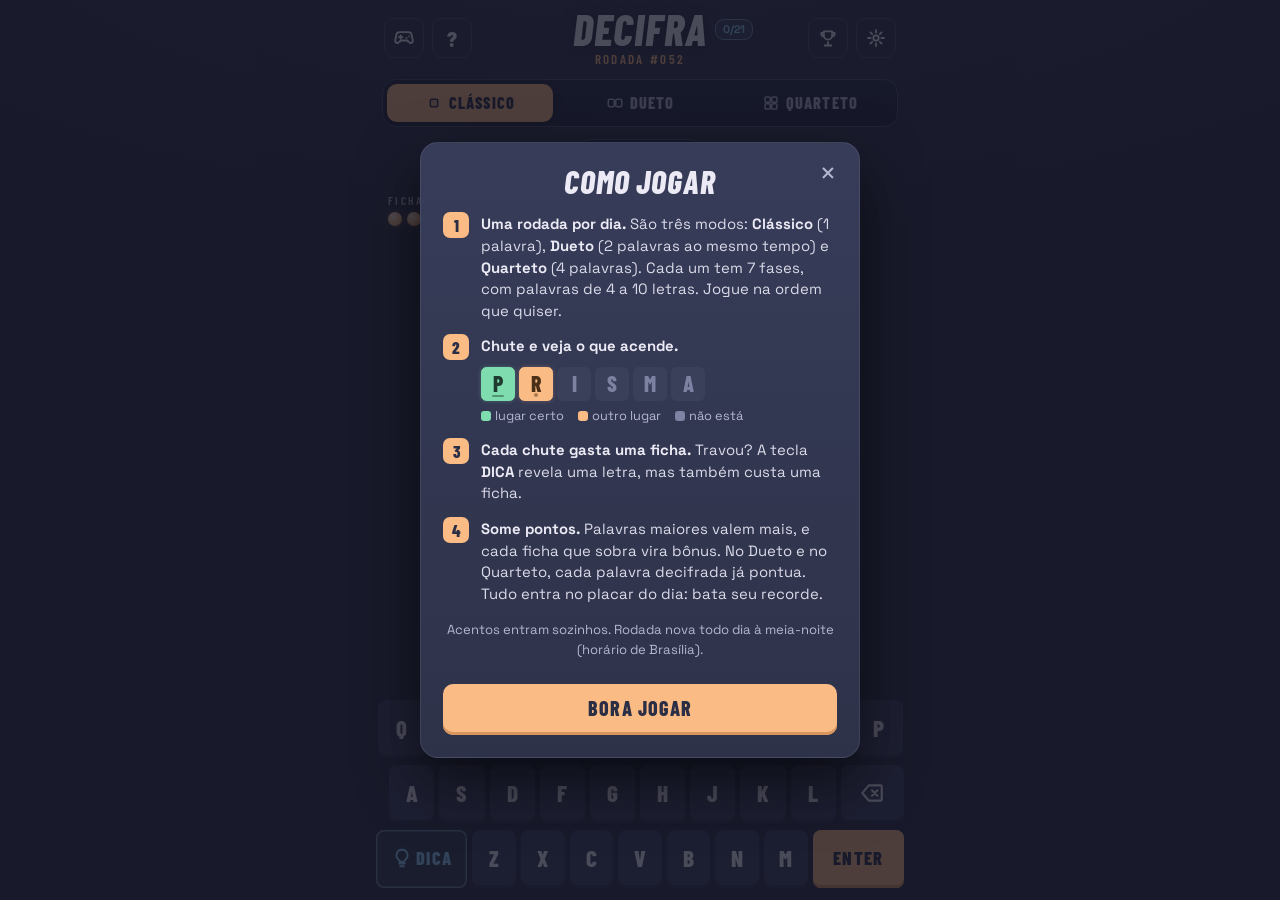
<file: index.html>
<!doctype html>
<html lang="pt-BR">
<head>
<meta charset="utf-8">
<meta name="viewport" content="width=device-width, initial-scale=1, viewport-fit=cover">
<title>Decifra</title>
<meta name="description" content="Uma rodada por dia: decifre palavras de 4 a 10 letras, encare o Dueto e o Quarteto, gaste fichas, peça dicas e bata seu recorde.">
<meta name="theme-color" content="#2b2f45">
<meta property="og:title" content="Decifra">
<meta property="og:description" content="Uma rodada por dia: decifre palavras de 4 a 10 letras e bata seu recorde.">
<link rel="icon" href="icone-d.svg" type="image/svg+xml">
<link rel="apple-touch-icon" href="icone-180.png">
<link rel="manifest" href="manifest.webmanifest">
<link rel="preconnect" href="https://fonts.googleapis.com">
<link rel="preconnect" href="https://fonts.gstatic.com" crossorigin>
<link rel="stylesheet" href="https://fonts.googleapis.com/css2?family=Barlow+Condensed:ital,wght@0,600;0,800;1,800&family=Space+Grotesk:wght@500;700&display=swap">
<link rel="stylesheet" href="css/estilo.css">
</head>
<body data-jogo="decifra">
<header class="topo">
  <div class="topo-lado">
    <button class="icone" id="btn-jogos" aria-label="Outros jogos"></button>
    <button class="icone" id="btn-ajuda" aria-label="Como jogar">?</button>
  </div>
  <div class="topo-centro">
    <div class="titulo-linha"><h1 class="titulo">Decifra</h1><span class="progresso" id="progresso" aria-label="Fases jogadas hoje">0/21</span></div>
    <span class="chip" id="chip">rodada #001</span>
  </div>
  <div class="topo-lado">
    <button class="icone" id="btn-historico" aria-label="Histórico">
      <svg viewBox="0 0 24 24" aria-hidden="true"><path d="M8 21h8M12 17v4M7 4h10v5a5 5 0 0 1-10 0zM7 6H4v1a3 3 0 0 0 3 3M17 6h3v1a3 3 0 0 1-3 3"/></svg>
    </button>
    <button class="icone" id="btn-ajustes" aria-label="Ajustes">
      <svg viewBox="0 0 24 24" aria-hidden="true"><circle cx="12" cy="12" r="3.2"/><path d="M12 2.5v3M12 18.5v3M2.5 12h3M18.5 12h3M5.3 5.3l2.1 2.1M16.6 16.6l2.1 2.1M5.3 18.7l2.1-2.1M16.6 7.4l2.1-2.1"/></svg>
    </button>
  </div>
</header>

<nav class="modos" id="modos" aria-label="Modo de jogo"></nav>

<div class="subfaixa">
  <nav class="fases" id="fases" aria-label="Tamanho da palavra"></nav>
</div>

<div class="painel">
  <div class="painel-bloco">
    <span class="painel-rotulo">fichas</span>
    <span class="moedas" id="moedas" role="img"></span>
  </div>
</div>

<main class="area" id="area">
  <div class="aviso" id="aviso" role="status" aria-live="polite"></div>
  <div class="tabuleiros" id="tabuleiros"></div>
</main>

<div class="teclado" id="teclado" aria-label="Teclado"></div>
<div class="leitor" id="leitor" aria-live="polite"></div>

<dialog id="dlg-ajuda" aria-labelledby="ajuda-titulo">
  <button class="fechar" aria-label="Fechar">×</button>
  <h2 id="ajuda-titulo" tabindex="-1" autofocus>Como jogar</h2>
  <ol class="passos">
    <li>
      <b>Uma rodada por dia.</b> São três modos: <b>Clássico</b> (1 palavra), <b>Dueto</b> (2 palavras ao mesmo tempo) e <b>Quarteto</b> (4 palavras). Cada um tem 7 fases, com palavras de 4 a 10 letras. Jogue na ordem que quiser.
    </li>
    <li>
      <b>Chute e veja o que acende.</b>
      <span class="exemplo" aria-label="Exemplo: P certa, R em outro lugar, I fora">
        <span class="peca certa">p</span><span class="peca lugar">r</span><span class="peca errada">i</span><span class="peca errada">s</span><span class="peca errada">m</span><span class="peca errada">a</span>
      </span>
      <span class="legenda"><span><i class="ponto certa"></i>lugar certo</span><span><i class="ponto lugar"></i>outro lugar</span><span><i class="ponto errada"></i>não está</span></span>
    </li>
    <li>
      <b>Cada chute gasta uma ficha.</b> Travou? A tecla <b>DICA</b> revela uma letra, mas também custa uma ficha.
    </li>
    <li>
      <b>Some pontos.</b> Palavras maiores valem mais, e cada ficha que sobra vira bônus. No Dueto e no Quarteto, cada palavra decifrada já pontua. Tudo entra no placar do dia: bata seu recorde.
    </li>
  </ol>
  <p class="nota">Acentos entram sozinhos. Rodada nova todo dia à meia-noite (horário de Brasília).</p>
  <button class="botao largo" id="btn-comecar">Bora jogar</button>
</dialog>

<dialog id="dlg-fase" class="resultado" aria-labelledby="res-titulo">
  <button class="fechar" aria-label="Fechar">×</button>
  <p class="res-rotulo" id="res-rotulo">fase 2 · 5 letras</p>
  <h2 id="res-titulo" tabindex="-1" autofocus>Fase limpa!</h2>
  <div class="res-palavras" id="res-palavras"></div>
  <div class="res-pontos">
    <strong id="res-pontos">+0</strong>
    <span id="res-conta"></span>
  </div>
  <p class="res-detalhes" id="res-detalhes"></p>
  <div class="res-dia">
    <span>placar do dia</span>
    <strong class="led" id="res-dia">00000</strong>
    <em id="res-recorde" hidden>novo recorde!</em>
  </div>
  <div class="res-acoes">
    <button class="botao" id="btn-proxima">Próxima fase</button>
    <button class="botao secundario" id="btn-compartilhar">Compartilhar rodada</button>
  </div>
  <p class="res-nova">nova rodada em <span id="res-contagem">--:--:--</span></p>
</dialog>

<dialog id="dlg-historico" aria-labelledby="hist-titulo">
  <button class="fechar" aria-label="Fechar">×</button>
  <h2 id="hist-titulo" tabindex="-1" autofocus>Histórico</h2>
  <div class="recordes" id="hist-numeros"></div>
  <h3>Fase por fase</h3>
  <div class="por-fase" id="hist-fases"></div>
  <button class="botao secundario largo" id="btn-compartilhar-hist">Compartilhar rodada de hoje</button>
</dialog>

<dialog id="dlg-ajustes" aria-labelledby="ajustes-titulo">
  <button class="fechar" aria-label="Fechar">×</button>
  <h2 id="ajustes-titulo" tabindex="-1" autofocus>Ajustes</h2>
  <label class="opcao">
    <span><b>Sons</b><small>Efeitos de fliperama ao digitar, acender as letras e passar de fase.</small></span>
    <input type="checkbox" id="opt-sons" role="switch">
  </label>
  <label class="opcao">
    <span><b>Alto contraste</b><small>Laranja e azul no lugar de verde e dourado.</small></span>
    <input type="checkbox" id="opt-contraste" role="switch">
  </label>
  <label class="opcao">
    <span><b>Enter à esquerda</b><small>Troca de lado as teclas ENTER e DICA.</small></span>
    <input type="checkbox" id="opt-enter" role="switch">
  </label>
  <p class="creditos">Lista de palavras: <a href="https://github.com/fserb/pt-br" target="_blank" rel="noopener">fserb/pt-br</a> (MIT).</p>
</dialog>

<script src="js/logica.js"></script>
<script src="js/som.js"></script>
<script src="js/app.js"></script>
<script src="js/menu-jogos.js"></script>
</body>
</html>
</file>
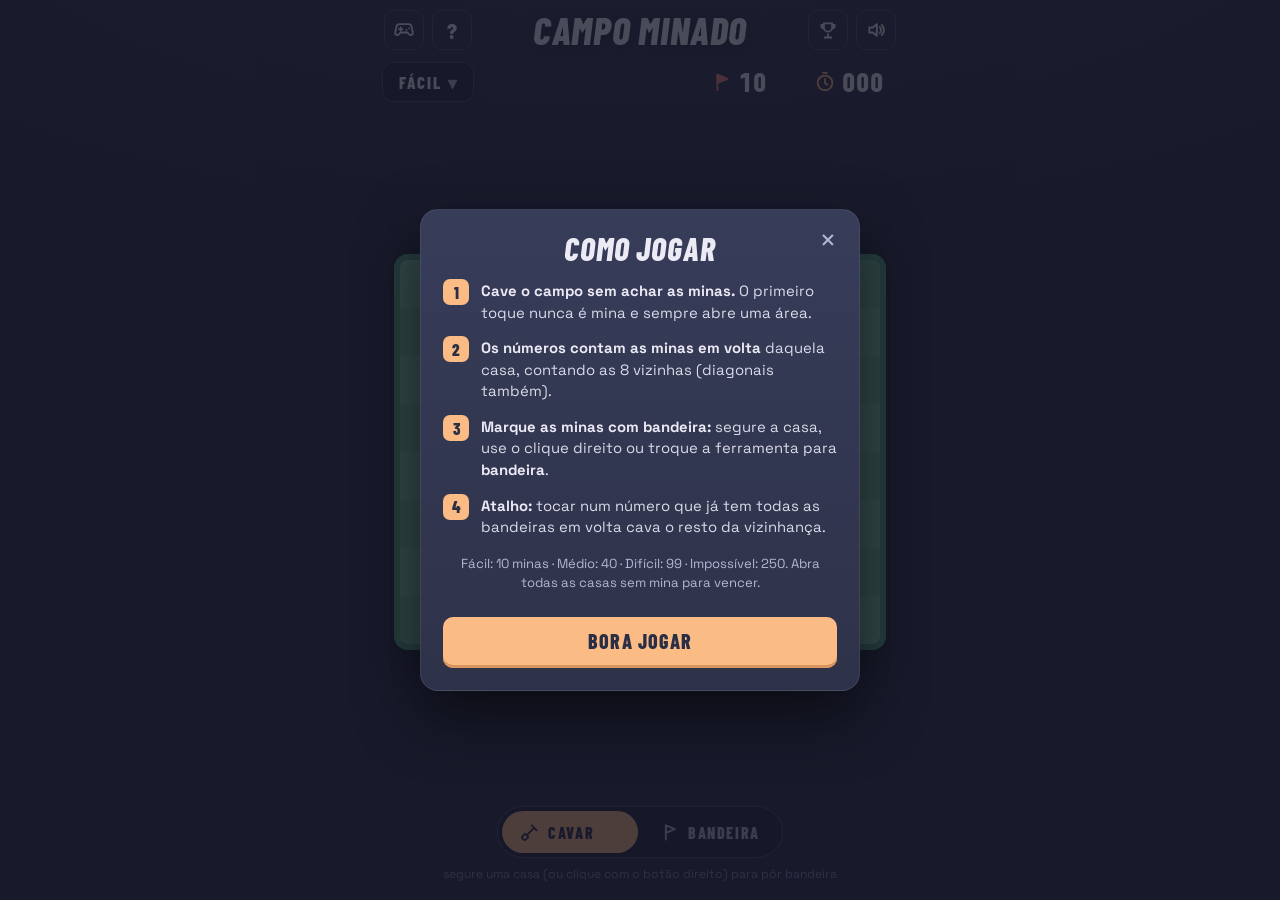
<file: campo-minado/index.html>
<!doctype html>
<html lang="pt-BR">
<head>
<meta charset="utf-8">
<meta name="viewport" content="width=device-width, initial-scale=1, viewport-fit=cover">
<title>Campo Minado · Decifra</title>
<meta name="description" content="Abra o campo sem pisar nas minas. Fácil, médio e difícil, com cronômetro e melhor tempo.">
<meta name="theme-color" content="#2b2f45">
<link rel="icon" href="../icone-d.svg" type="image/svg+xml">
<link rel="apple-touch-icon" href="../icone-180.png">
<link rel="manifest" href="../manifest.webmanifest">
<link rel="preconnect" href="https://fonts.googleapis.com">
<link rel="preconnect" href="https://fonts.gstatic.com" crossorigin>
<link rel="stylesheet" href="https://fonts.googleapis.com/css2?family=Barlow+Condensed:ital,wght@0,600;0,800;1,800&family=Space+Grotesk:wght@500;700&display=swap">
<link rel="stylesheet" href="../css/estilo.css">
<link rel="stylesheet" href="estilo.css">
</head>
<body data-jogo="campo-minado">
<header class="topo">
  <div class="topo-lado">
    <button class="icone" id="btn-jogos" aria-label="Outros jogos"></button>
    <button class="icone" id="btn-ajuda" aria-label="Como jogar">?</button>
  </div>
  <div class="topo-centro">
    <h1 class="titulo">Campo Minado</h1>
  </div>
  <div class="topo-lado">
    <button class="icone" id="btn-estatisticas" aria-label="Recordes">
      <svg viewBox="0 0 24 24" aria-hidden="true"><path d="M8 21h8M12 17v4M7 4h10v5a5 5 0 0 1-10 0zM7 6H4v1a3 3 0 0 0 3 3M17 6h3v1a3 3 0 0 1-3 3"/></svg>
    </button>
    <button class="icone" id="btn-som" aria-label="Sons"></button>
  </div>
</header>

<!-- Barra do jogo, como a do Google: dificuldade, bandeiras restantes e tempo -->
<div class="barra-minado">
  <div class="seletor-nivel" id="seletor-nivel">
    <button class="seletor-letras" id="btn-nivel" aria-haspopup="listbox" aria-expanded="false">
      <span id="nivel-nome">Fácil</span><i class="seta">▾</i>
    </button>
    <div class="lista-letras" id="lista-niveis" role="listbox" hidden></div>
  </div>
  <div class="contador bandeiras" aria-label="Bandeiras restantes">
    <svg viewBox="0 0 24 24" aria-hidden="true"><path d="M7 21V4"/><path d="M7 4l11 4.5L7 13z" class="pano"/></svg>
    <strong id="minas">10</strong>
  </div>
  <div class="contador relogio" aria-label="Tempo">
    <svg viewBox="0 0 24 24" aria-hidden="true"><circle cx="12" cy="13" r="8"/><path d="M12 9v4l2.5 2M10 2h4"/></svg>
    <strong id="tempo">000</strong>
  </div>
</div>

<main class="area-minado" id="area">
  <div class="aviso" id="aviso" role="status" aria-live="polite"></div>
  <div class="moldura-minado">
    <div class="campo" id="campo" role="grid" aria-label="Campo"></div>
    <div class="particulas" id="particulas" aria-hidden="true"></div>
  </div>
</main>

<div class="rodape-minado">
  <div class="ferramenta" role="radiogroup" aria-label="O que o toque faz">
    <button class="opcao-ferramenta" id="btn-pa" aria-pressed="true">
      <svg viewBox="0 0 24 24" aria-hidden="true"><path d="M14 4l6 6M17 7l-8.5 8.5M6 14l4 4-2.5 2.5a2.8 2.8 0 0 1-4-4z"/></svg>cavar
    </button>
    <button class="opcao-ferramenta" id="btn-bandeira" aria-pressed="false">
      <svg viewBox="0 0 24 24" aria-hidden="true"><path d="M7 21V4"/><path d="M7 4l11 4.5L7 13z"/></svg>bandeira
    </button>
  </div>
  <p class="dica-controle" id="dica-controle">segure uma casa (ou clique com o botão direito) para pôr bandeira</p>
</div>

<dialog id="dlg-ajuda" aria-labelledby="ajuda-titulo">
  <button class="fechar" aria-label="Fechar">×</button>
  <h2 id="ajuda-titulo" tabindex="-1" autofocus>Como jogar</h2>
  <ol class="passos">
    <li><b>Cave o campo sem achar as minas.</b> O primeiro toque nunca é mina e sempre abre uma área.</li>
    <li><b>Os números contam as minas em volta</b> daquela casa, contando as 8 vizinhas (diagonais também).</li>
    <li><b>Marque as minas com bandeira:</b> segure a casa, use o clique direito ou troque a ferramenta para <b>bandeira</b>.</li>
    <li><b>Atalho:</b> tocar num número que já tem todas as bandeiras em volta cava o resto da vizinhança.</li>
  </ol>
  <p class="nota">Fácil: 10 minas · Médio: 40 · Difícil: 99 · Impossível: 250. Abra todas as casas sem mina para vencer.</p>
  <button class="botao largo" id="btn-comecar">Bora jogar</button>
</dialog>

<dialog id="dlg-fim" class="resultado fim-minado" aria-labelledby="fim-titulo">
  <button class="fechar" aria-label="Fechar">×</button>
  <p class="res-rotulo" id="fim-rotulo">campo minado · fácil</p>
  <h2 id="fim-titulo" tabindex="-1" autofocus>Campo limpo!</h2>
  <div class="tempos">
    <div><svg viewBox="0 0 24 24" aria-hidden="true"><circle cx="12" cy="13" r="8"/><path d="M12 9v4l2.5 2M10 2h4"/></svg><strong id="fim-tempo">—</strong><span>tempo</span></div>
    <div><svg viewBox="0 0 24 24" aria-hidden="true"><path d="M8 21h8M12 17v4M7 4h10v5a5 5 0 0 1-10 0zM7 6H4v1a3 3 0 0 0 3 3M17 6h3v1a3 3 0 0 1-3 3"/></svg><strong id="fim-melhor">—</strong><span>melhor</span></div>
  </div>
  <p class="res-detalhes" id="fim-detalhes"></p>
  <div class="res-acoes">
    <button class="botao" id="btn-de-novo">Jogar de novo</button>
    <button class="botao secundario" id="btn-compartilhar">Compartilhar</button>
  </div>
</dialog>

<dialog id="dlg-estatisticas" aria-labelledby="est-titulo">
  <button class="fechar" aria-label="Fechar">×</button>
  <h2 id="est-titulo" tabindex="-1" autofocus>Recordes</h2>
  <div class="recordes-minado" id="est-niveis"></div>
</dialog>

<script src="../js/som.js"></script>
<script src="../js/comum.js"></script>
<script src="logica.js"></script>
<script src="app.js"></script>
<script src="../js/menu-jogos.js"></script>
</body>
</html>
</file>
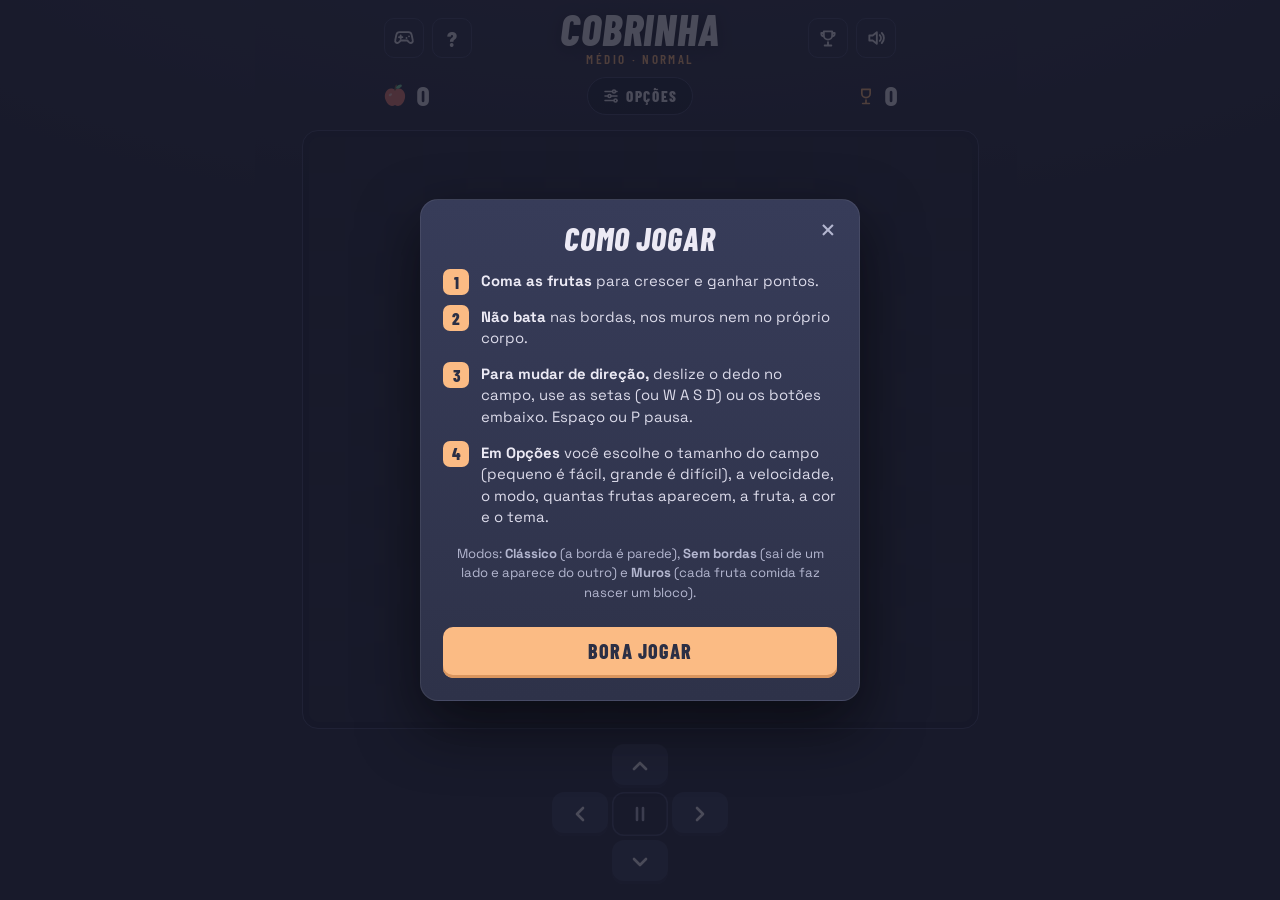
<file: cobrinha/index.html>
<!doctype html>
<html lang="pt-BR">
<head>
<meta charset="utf-8">
<meta name="viewport" content="width=device-width, initial-scale=1, viewport-fit=cover">
<title>Cobrinha · Decifra</title>
<meta name="description" content="Coma as frutas, cresça e não bata em nada. Escolha tamanho do campo, velocidade, modo, fruta, cor e tema.">
<meta name="theme-color" content="#2b2f45">
<link rel="icon" href="../icone-d.svg" type="image/svg+xml">
<link rel="apple-touch-icon" href="../icone-180.png">
<link rel="manifest" href="../manifest.webmanifest">
<link rel="preconnect" href="https://fonts.googleapis.com">
<link rel="preconnect" href="https://fonts.gstatic.com" crossorigin>
<link rel="stylesheet" href="https://fonts.googleapis.com/css2?family=Barlow+Condensed:ital,wght@0,600;0,800;1,800&family=Space+Grotesk:wght@500;700&display=swap">
<link rel="stylesheet" href="../css/estilo.css">
<link rel="stylesheet" href="estilo.css">
</head>
<body data-jogo="cobrinha">
<header class="topo">
  <div class="topo-lado">
    <button class="icone" id="btn-jogos" aria-label="Outros jogos"></button>
    <button class="icone" id="btn-ajuda" aria-label="Como jogar">?</button>
  </div>
  <div class="topo-centro">
    <h1 class="titulo">Cobrinha</h1>
    <span class="chip" id="chip">médio · normal</span>
  </div>
  <div class="topo-lado">
    <button class="icone" id="btn-estatisticas" aria-label="Recordes">
      <svg viewBox="0 0 24 24" aria-hidden="true"><path d="M8 21h8M12 17v4M7 4h10v5a5 5 0 0 1-10 0zM7 6H4v1a3 3 0 0 0 3 3M17 6h3v1a3 3 0 0 1-3 3"/></svg>
    </button>
    <button class="icone" id="btn-som" aria-label="Sons"></button>
  </div>
</header>

<div class="placar-cobrinha">
  <div class="contador" aria-label="Pontos">
    <canvas class="icone-fruta" id="fruta-placar" width="26" height="26" aria-hidden="true"></canvas>
    <strong id="pontos">0</strong>
  </div>
  <button class="botao-opcoes" id="btn-opcoes">
    <svg viewBox="0 0 24 24" aria-hidden="true"><path d="M4 6h10M18 6h2M4 12h4M12 12h8M4 18h12M20 18h0"/><circle cx="16" cy="6" r="2"/><circle cx="10" cy="12" r="2"/><circle cx="18" cy="18" r="2"/></svg>
    opções
  </button>
  <div class="contador recorde" aria-label="Recorde">
    <svg viewBox="0 0 24 24" aria-hidden="true"><path d="M8 21h8M12 17v4M7 4h10v5a5 5 0 0 1-10 0z"/></svg>
    <strong id="recorde">0</strong>
  </div>
</div>

<main class="area-cobrinha" id="area">
  <div class="moldura" id="moldura">
    <canvas id="tela" aria-label="Campo da cobrinha"></canvas>
    <div class="sobreposicao" id="sobreposicao">
      <strong id="sob-titulo">Cobrinha</strong>
      <span id="sob-texto">deslize ou use as setas para começar</span>
      <button class="botao" id="btn-jogar">Jogar</button>
      <button class="botao secundario" id="btn-sob-opcoes">Opções</button>
    </div>
  </div>
</main>

<div class="controles" aria-label="Direção">
  <button class="seta-dir" data-dir="cima" aria-label="Cima"><svg viewBox="0 0 24 24"><path d="M6 15l6-6 6 6"/></svg></button>
  <button class="seta-dir" data-dir="esquerda" aria-label="Esquerda"><svg viewBox="0 0 24 24"><path d="M15 6l-6 6 6 6"/></svg></button>
  <button class="seta-dir pausa" id="btn-pausa" aria-label="Pausar"><svg viewBox="0 0 24 24"><path d="M9 6v12M15 6v12"/></svg></button>
  <button class="seta-dir" data-dir="direita" aria-label="Direita"><svg viewBox="0 0 24 24"><path d="M9 6l6 6-6 6"/></svg></button>
  <button class="seta-dir" data-dir="baixo" aria-label="Baixo"><svg viewBox="0 0 24 24"><path d="M6 9l6 6 6-6"/></svg></button>
</div>

<dialog id="dlg-opcoes" class="opcoes-cobrinha" aria-labelledby="opcoes-titulo">
  <button class="fechar" aria-label="Fechar">×</button>
  <h2 id="opcoes-titulo" tabindex="-1" autofocus>Opções</h2>
  <div class="grupos-opcoes" id="grupos-opcoes"></div>
  <div class="acoes-opcoes">
    <button class="botao" id="btn-aplicar">
      <svg viewBox="0 0 24 24" aria-hidden="true"><path d="M8 5l11 7-11 7z"/></svg>Jogar
    </button>
    <button class="botao secundario" id="btn-sortear">
      <svg viewBox="0 0 24 24" aria-hidden="true"><rect x="4" y="4" width="16" height="16" rx="3"/><circle cx="9" cy="9" r="1.2"/><circle cx="15" cy="15" r="1.2"/><circle cx="12" cy="12" r="1.2"/></svg>Sortear
    </button>
    <button class="botao secundario" id="btn-redefinir">
      <svg viewBox="0 0 24 24" aria-hidden="true"><path d="M4 9h11a5 5 0 0 1 0 10H8M4 9l4-4M4 9l4 4"/></svg>Redefinir
    </button>
  </div>
</dialog>

<dialog id="dlg-ajuda" aria-labelledby="ajuda-titulo">
  <button class="fechar" aria-label="Fechar">×</button>
  <h2 id="ajuda-titulo" tabindex="-1" autofocus>Como jogar</h2>
  <ol class="passos">
    <li><b>Coma as frutas</b> para crescer e ganhar pontos.</li>
    <li><b>Não bata</b> nas bordas, nos muros nem no próprio corpo.</li>
    <li><b>Para mudar de direção,</b> deslize o dedo no campo, use as setas (ou W A S D) ou os botões embaixo. Espaço ou P pausa.</li>
    <li><b>Em Opções</b> você escolhe o tamanho do campo (pequeno é fácil, grande é difícil), a velocidade, o modo, quantas frutas aparecem, a fruta, a cor e o tema.</li>
  </ol>
  <p class="nota">Modos: <b>Clássico</b> (a borda é parede), <b>Sem bordas</b> (sai de um lado e aparece do outro) e <b>Muros</b> (cada fruta comida faz nascer um bloco).</p>
  <button class="botao largo" id="btn-comecar">Bora jogar</button>
</dialog>

<dialog id="dlg-estatisticas" aria-labelledby="est-titulo">
  <button class="fechar" aria-label="Fechar">×</button>
  <h2 id="est-titulo" tabindex="-1" autofocus>Recordes</h2>
  <div class="recordes-minado" id="est-lista"></div>
</dialog>

<script src="../js/som.js"></script>
<script src="../js/comum.js"></script>
<script src="logica.js"></script>
<script src="frutas.js"></script>
<script src="app.js"></script>
<script src="../js/menu-jogos.js"></script>
</body>
</html>
</file>
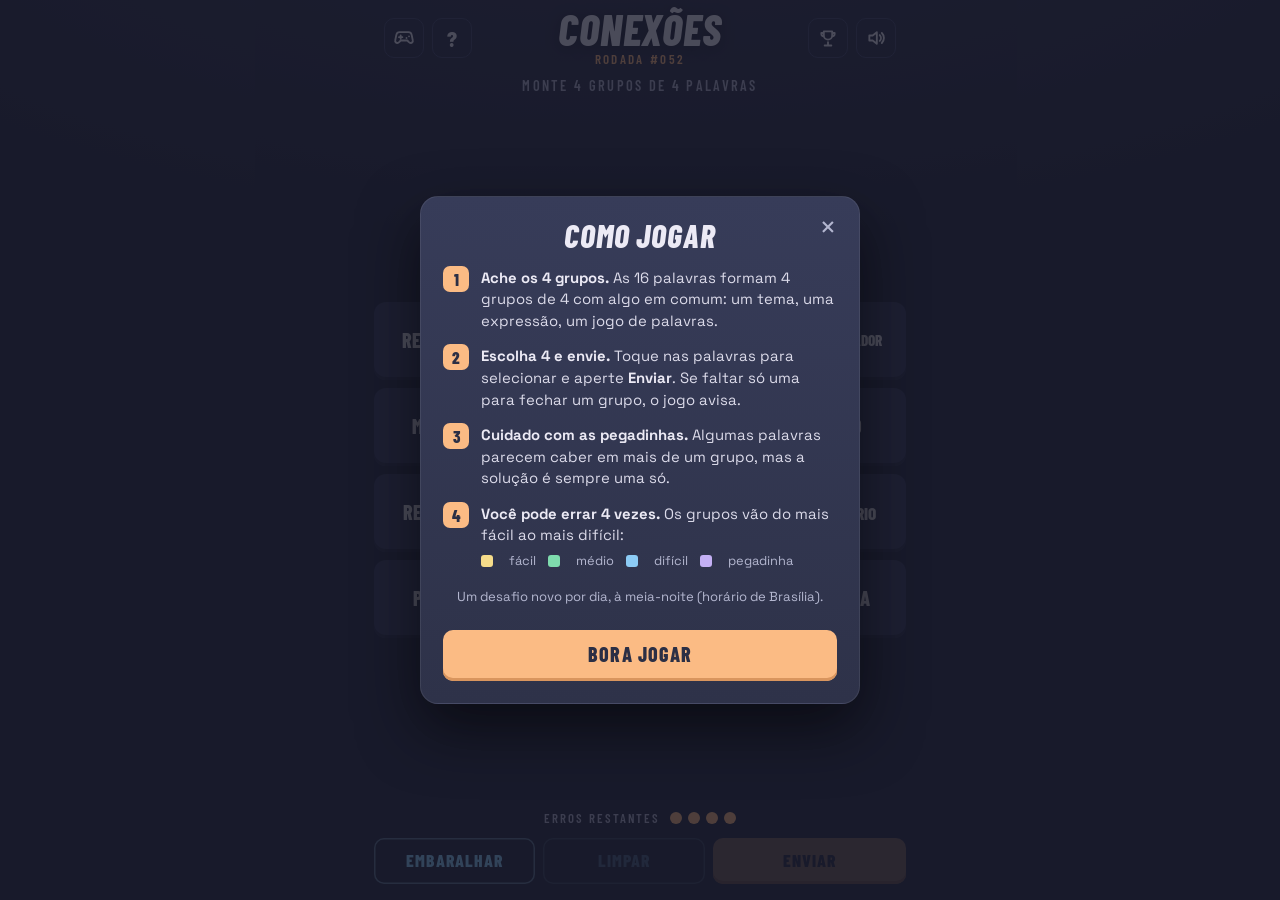
<file: conexoes/index.html>
<!doctype html>
<html lang="pt-BR">
<head>
<meta charset="utf-8">
<meta name="viewport" content="width=device-width, initial-scale=1, viewport-fit=cover">
<title>Conexões · Decifra</title>
<meta name="description" content="Separe 16 palavras em 4 grupos escondidos. Um desafio novo por dia.">
<meta name="theme-color" content="#2b2f45">
<link rel="icon" href="../icone-d.svg" type="image/svg+xml">
<link rel="apple-touch-icon" href="../icone-180.png">
<link rel="manifest" href="../manifest.webmanifest">
<link rel="preconnect" href="https://fonts.googleapis.com">
<link rel="preconnect" href="https://fonts.gstatic.com" crossorigin>
<link rel="stylesheet" href="https://fonts.googleapis.com/css2?family=Barlow+Condensed:ital,wght@0,600;0,800;1,800&family=Space+Grotesk:wght@500;700&display=swap">
<link rel="stylesheet" href="../css/estilo.css">
<link rel="stylesheet" href="estilo.css">
</head>
<body data-jogo="conexoes">
<header class="topo">
  <div class="topo-lado">
    <button class="icone" id="btn-jogos" aria-label="Outros jogos"></button>
    <button class="icone" id="btn-ajuda" aria-label="Como jogar">?</button>
  </div>
  <div class="topo-centro">
    <h1 class="titulo">Conexões</h1>
    <span class="chip" id="chip">rodada #001</span>
  </div>
  <div class="topo-lado">
    <button class="icone" id="btn-estatisticas" aria-label="Estatísticas">
      <svg viewBox="0 0 24 24" aria-hidden="true"><path d="M8 21h8M12 17v4M7 4h10v5a5 5 0 0 1-10 0zM7 6H4v1a3 3 0 0 0 3 3M17 6h3v1a3 3 0 0 1-3 3"/></svg>
    </button>
    <button class="icone" id="btn-som" aria-label="Sons"></button>
  </div>
</header>

<p class="instrucao">Monte 4 grupos de 4 palavras</p>

<main class="area-conexoes">
  <div class="aviso" id="aviso" role="status" aria-live="polite"></div>
  <div class="grupos" id="grupos"></div>
  <div class="grade" id="grade" role="group" aria-label="Palavras"></div>
</main>

<div class="rodape-conexoes">
  <div class="erros"><span>erros restantes</span><span class="bolinhas" id="bolinhas" role="img"></span></div>
  <div class="acoes">
    <button class="botao secundario" id="btn-embaralhar">Embaralhar</button>
    <button class="botao secundario" id="btn-limpar">Limpar</button>
    <button class="botao" id="btn-enviar">Enviar</button>
  </div>
</div>
<div class="leitor" id="leitor" aria-live="polite"></div>

<dialog id="dlg-ajuda" aria-labelledby="ajuda-titulo">
  <button class="fechar" aria-label="Fechar">×</button>
  <h2 id="ajuda-titulo" tabindex="-1" autofocus>Como jogar</h2>
  <ol class="passos">
    <li><b>Ache os 4 grupos.</b> As 16 palavras formam 4 grupos de 4 com algo em comum: um tema, uma expressão, um jogo de palavras.</li>
    <li><b>Escolha 4 e envie.</b> Toque nas palavras para selecionar e aperte <b>Enviar</b>. Se faltar só uma para fechar um grupo, o jogo avisa.</li>
    <li><b>Cuidado com as pegadinhas.</b> Algumas palavras parecem caber em mais de um grupo, mas a solução é sempre uma só.</li>
    <li><b>Você pode errar 4 vezes.</b> Os grupos vão do mais fácil ao mais difícil:
      <span class="legenda-niveis"><i class="nivel-0"></i>fácil <i class="nivel-1"></i>médio <i class="nivel-2"></i>difícil <i class="nivel-3"></i>pegadinha</span>
    </li>
  </ol>
  <p class="nota">Um desafio novo por dia, à meia-noite (horário de Brasília).</p>
  <button class="botao largo" id="btn-comecar">Bora jogar</button>
</dialog>

<dialog id="dlg-fim" class="resultado" aria-labelledby="fim-titulo">
  <button class="fechar" aria-label="Fechar">×</button>
  <p class="res-rotulo" id="fim-rotulo">conexões · rodada #001</p>
  <h2 id="fim-titulo" tabindex="-1" autofocus>Conectou tudo!</h2>
  <div class="mosaico" id="fim-mosaico" aria-hidden="true"></div>
  <p class="res-detalhes" id="fim-detalhes"></p>
  <div class="numeros" id="fim-numeros"></div>
  <div class="res-acoes">
    <button class="botao" id="btn-compartilhar">Compartilhar</button>
  </div>
  <p class="res-nova">novo desafio em <span id="fim-contagem">--:--:--</span></p>
</dialog>

<dialog id="dlg-estatisticas" aria-labelledby="est-titulo">
  <button class="fechar" aria-label="Fechar">×</button>
  <h2 id="est-titulo" tabindex="-1" autofocus>Estatísticas</h2>
  <div class="numeros" id="est-numeros"></div>
</dialog>

<script src="../js/logica.js"></script>
<script src="../js/som.js"></script>
<script src="../js/comum.js"></script>
<script src="desafios.js"></script>
<script src="logica.js"></script>
<script src="app.js"></script>
<script src="../js/menu-jogos.js"></script>
</body>
</html>
</file>
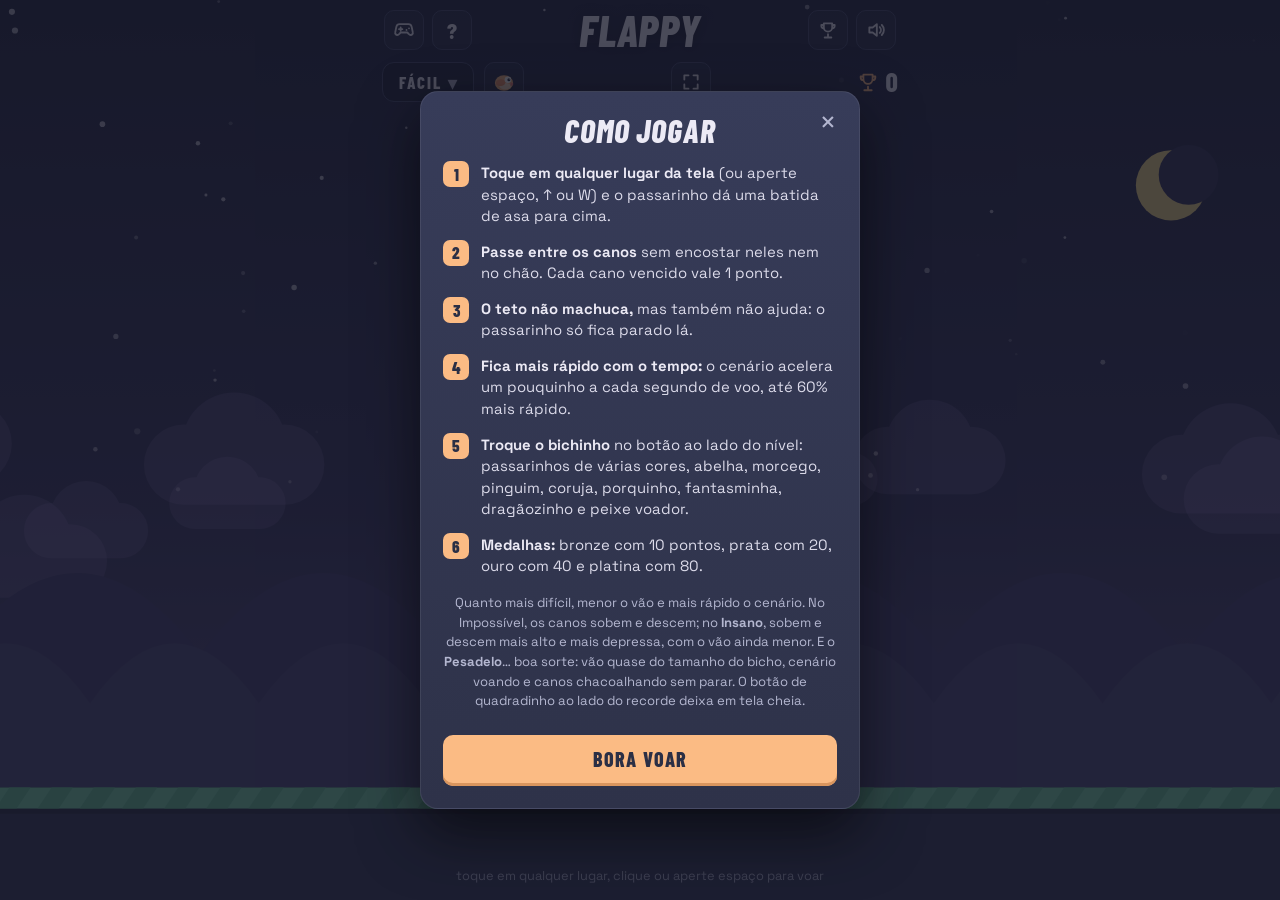
<file: flappy/index.html>
<!doctype html>
<html lang="pt-BR">
<head>
<meta charset="utf-8">
<meta name="viewport" content="width=device-width, initial-scale=1, viewport-fit=cover">
<title>Flappy · Decifra</title>
<meta name="description" content="Toque para voar e passe entre os canos. Quatro níveis, medalhas e recorde.">
<meta name="theme-color" content="#2b2f45">
<link rel="icon" href="../icone-d.svg" type="image/svg+xml">
<link rel="apple-touch-icon" href="../icone-180.png">
<link rel="manifest" href="../manifest.webmanifest">
<link rel="preconnect" href="https://fonts.googleapis.com">
<link rel="preconnect" href="https://fonts.gstatic.com" crossorigin>
<link rel="stylesheet" href="https://fonts.googleapis.com/css2?family=Barlow+Condensed:ital,wght@0,600;0,800;1,800&family=Space+Grotesk:wght@500;700&display=swap">
<link rel="stylesheet" href="../css/estilo.css">
<link rel="stylesheet" href="estilo.css">
</head>
<body data-jogo="flappy">
<header class="topo">
  <div class="topo-lado">
    <button class="icone" id="btn-jogos" aria-label="Outros jogos"></button>
    <button class="icone" id="btn-ajuda" aria-label="Como jogar">?</button>
  </div>
  <div class="topo-centro">
    <h1 class="titulo">Flappy</h1>
  </div>
  <div class="topo-lado">
    <button class="icone" id="btn-estatisticas" aria-label="Recordes">
      <svg viewBox="0 0 24 24" aria-hidden="true"><path d="M8 21h8M12 17v4M7 4h10v5a5 5 0 0 1-10 0zM7 6H4v1a3 3 0 0 0 3 3M17 6h3v1a3 3 0 0 1-3 3"/></svg>
    </button>
    <button class="icone" id="btn-som" aria-label="Sons"></button>
  </div>
</header>

<div class="barra-flappy">
  <div class="seletor-nivel" id="seletor-nivel">
    <button class="seletor-letras" id="btn-nivel" aria-haspopup="listbox" aria-expanded="false">
      <span id="nivel-nome">Fácil</span><i class="seta">▾</i>
    </button>
    <div class="lista-letras" id="lista-niveis" role="listbox" hidden></div>
  </div>
  <button class="icone botao-bicho" id="btn-bicho" aria-label="Trocar o bichinho"></button>
  <button class="icone tela-cheia" id="btn-tela-cheia" aria-label="Tela cheia"></button>
  <div class="recorde-barra" aria-label="Recorde">
    <svg viewBox="0 0 24 24" aria-hidden="true"><path d="M8 21h8M12 17v4M7 4h10v5a5 5 0 0 1-10 0zM7 6H4v1a3 3 0 0 0 3 3M17 6h3v1a3 3 0 0 1-3 3"/></svg>
    <strong id="recorde">0</strong>
  </div>
</div>

<main class="area-flappy" id="area">
  <div class="moldura-flappy" id="moldura">
    <canvas id="tela" aria-label="Jogo: toque para voar"></canvas>
    <div class="painel-fim" id="painel-fim" hidden>
      <strong id="fim-titulo">Fim de jogo</strong>
      <div class="fim-caixa">
        <div class="medalha" id="medalha" aria-hidden="true"></div>
        <div class="fim-numeros">
          <div><span>pontos</span><b id="fim-pontos">0</b></div>
          <div><span>recorde</span><b id="fim-recorde">0</b></div>
        </div>
      </div>
      <div class="fim-acoes">
        <button class="botao" id="btn-de-novo">Jogar de novo</button>
        <button class="botao secundario" id="btn-compartilhar">Compartilhar</button>
      </div>
    </div>
  </div>
</main>

<p class="rodape-flappy" id="rodape">toque em qualquer lugar, clique ou aperte espaço para voar</p>

<dialog id="dlg-ajuda" aria-labelledby="ajuda-titulo">
  <button class="fechar" aria-label="Fechar">×</button>
  <h2 id="ajuda-titulo" tabindex="-1" autofocus>Como jogar</h2>
  <ol class="passos">
    <li><b>Toque em qualquer lugar da tela</b> (ou aperte espaço, ↑ ou W) e o passarinho dá uma batida de asa para cima.</li>
    <li><b>Passe entre os canos</b> sem encostar neles nem no chão. Cada cano vencido vale 1 ponto.</li>
    <li><b>O teto não machuca,</b> mas também não ajuda: o passarinho só fica parado lá.</li>
    <li><b>Fica mais rápido com o tempo:</b> o cenário acelera um pouquinho a cada segundo de voo, até 60% mais rápido.</li>
    <li><b>Troque o bichinho</b> no botão ao lado do nível: passarinhos de várias cores, abelha, morcego, pinguim, coruja, porquinho, fantasminha, dragãozinho e peixe voador.</li>
    <li><b>Medalhas:</b> bronze com 10 pontos, prata com 20, ouro com 40 e platina com 80.</li>
  </ol>
  <p class="nota">Quanto mais difícil, menor o vão e mais rápido o cenário. No Impossível, os canos sobem e descem; no <b>Insano</b>, sobem e descem mais alto e mais depressa, com o vão ainda menor. E o <b>Pesadelo</b>… boa sorte: vão quase do tamanho do bicho, cenário voando e canos chacoalhando sem parar. O botão de quadradinho ao lado do recorde deixa em tela cheia.</p>
  <button class="botao largo" id="btn-comecar">Bora voar</button>
</dialog>

<dialog id="dlg-bichos" aria-labelledby="bichos-titulo">
  <button class="fechar" aria-label="Fechar">×</button>
  <h2 id="bichos-titulo" tabindex="-1" autofocus>Escolha o bichinho</h2>
  <div id="lista-bichos"></div>
</dialog>

<dialog id="dlg-estatisticas" aria-labelledby="est-titulo">
  <button class="fechar" aria-label="Fechar">×</button>
  <h2 id="est-titulo" tabindex="-1" autofocus>Recordes</h2>
  <div class="recordes-flappy" id="est-niveis"></div>
</dialog>

<script src="../js/som.js"></script>
<script src="../js/comum.js"></script>
<script src="logica.js"></script>
<script src="bichos.js"></script>
<script src="app.js"></script>
<script src="../js/menu-jogos.js"></script>
</body>
</html>
</file>
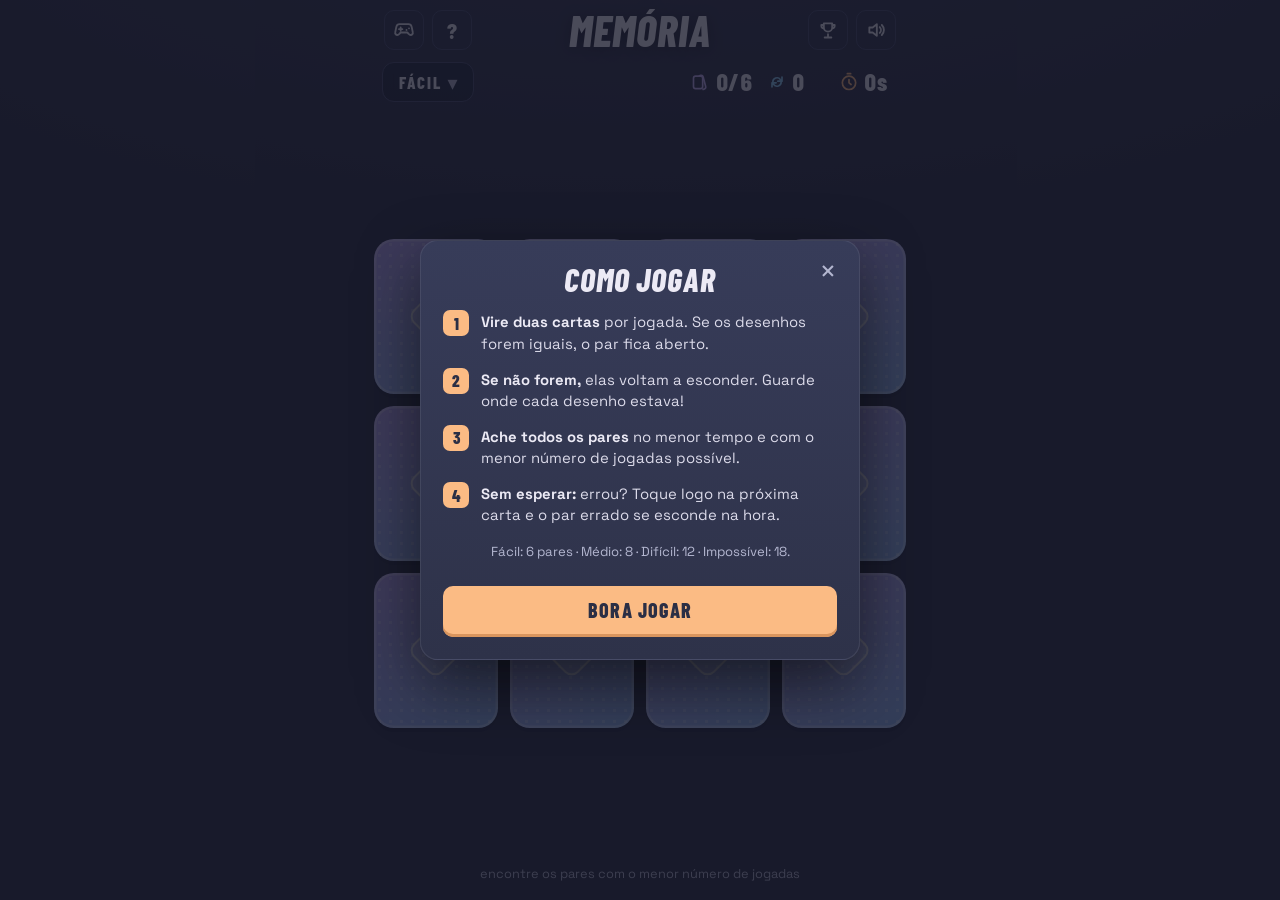
<file: memoria/index.html>
<!doctype html>
<html lang="pt-BR">
<head>
<meta charset="utf-8">
<meta name="viewport" content="width=device-width, initial-scale=1, viewport-fit=cover">
<title>Memória · Decifra</title>
<meta name="description" content="Vire as cartas e encontre os pares. Quatro níveis, com cronômetro, jogadas e recordes.">
<meta name="theme-color" content="#2b2f45">
<link rel="icon" href="../icone-d.svg" type="image/svg+xml">
<link rel="apple-touch-icon" href="../icone-180.png">
<link rel="manifest" href="../manifest.webmanifest">
<link rel="preconnect" href="https://fonts.googleapis.com">
<link rel="preconnect" href="https://fonts.gstatic.com" crossorigin>
<link rel="stylesheet" href="https://fonts.googleapis.com/css2?family=Barlow+Condensed:ital,wght@0,600;0,800;1,800&family=Space+Grotesk:wght@500;700&display=swap">
<link rel="stylesheet" href="../css/estilo.css">
<link rel="stylesheet" href="estilo.css">
</head>
<body data-jogo="memoria">
<header class="topo">
  <div class="topo-lado">
    <button class="icone" id="btn-jogos" aria-label="Outros jogos"></button>
    <button class="icone" id="btn-ajuda" aria-label="Como jogar">?</button>
  </div>
  <div class="topo-centro">
    <h1 class="titulo">Memória</h1>
  </div>
  <div class="topo-lado">
    <button class="icone" id="btn-estatisticas" aria-label="Recordes">
      <svg viewBox="0 0 24 24" aria-hidden="true"><path d="M8 21h8M12 17v4M7 4h10v5a5 5 0 0 1-10 0zM7 6H4v1a3 3 0 0 0 3 3M17 6h3v1a3 3 0 0 1-3 3"/></svg>
    </button>
    <button class="icone" id="btn-som" aria-label="Sons"></button>
  </div>
</header>

<div class="barra-memoria">
  <div class="seletor-nivel" id="seletor-nivel">
    <button class="seletor-letras" id="btn-nivel" aria-haspopup="listbox" aria-expanded="false">
      <span id="nivel-nome">Fácil</span><i class="seta">▾</i>
    </button>
    <div class="lista-letras" id="lista-niveis" role="listbox" hidden></div>
  </div>
  <div class="contador pares" aria-label="Pares encontrados">
    <svg viewBox="0 0 24 24" aria-hidden="true"><rect x="3" y="5" width="11" height="15" rx="2.5"/><path d="M10 4.5l1.6-.4a2.5 2.5 0 0 1 3 1.8l3 11.6a2.5 2.5 0 0 1-1.8 3l-1.3.4"/></svg>
    <strong id="pares">0/6</strong>
  </div>
  <div class="contador jogadas" aria-label="Jogadas">
    <svg viewBox="0 0 24 24" aria-hidden="true"><path d="M7 12a5 5 0 0 1 9-3l2 2M17 12a5 5 0 0 1-9 3l-2-2M18 6v5h-5M6 18v-5h5"/></svg>
    <strong id="jogadas">0</strong>
  </div>
  <div class="contador relogio" aria-label="Tempo">
    <svg viewBox="0 0 24 24" aria-hidden="true"><circle cx="12" cy="13" r="8"/><path d="M12 9v4l2.5 2M10 2h4"/></svg>
    <strong id="tempo">0s</strong>
  </div>
</div>

<main class="area-memoria" id="area">
  <div class="mesa" id="mesa" role="grid" aria-label="Cartas"></div>
</main>

<p class="rodape-memoria" id="rodape">encontre os pares com o menor número de jogadas</p>

<dialog id="dlg-ajuda" aria-labelledby="ajuda-titulo">
  <button class="fechar" aria-label="Fechar">×</button>
  <h2 id="ajuda-titulo" tabindex="-1" autofocus>Como jogar</h2>
  <ol class="passos">
    <li><b>Vire duas cartas</b> por jogada. Se os desenhos forem iguais, o par fica aberto.</li>
    <li><b>Se não forem,</b> elas voltam a esconder. Guarde onde cada desenho estava!</li>
    <li><b>Ache todos os pares</b> no menor tempo e com o menor número de jogadas possível.</li>
    <li><b>Sem esperar:</b> errou? Toque logo na próxima carta e o par errado se esconde na hora.</li>
  </ol>
  <p class="nota">Fácil: 6 pares · Médio: 8 · Difícil: 12 · Impossível: 18.</p>
  <button class="botao largo" id="btn-comecar">Bora jogar</button>
</dialog>

<dialog id="dlg-fim" class="resultado fim-memoria" aria-labelledby="fim-titulo">
  <button class="fechar" aria-label="Fechar">×</button>
  <p class="res-rotulo" id="fim-rotulo">memória · fácil</p>
  <h2 id="fim-titulo" tabindex="-1" autofocus>Memória de elefante!</h2>
  <div class="tempos">
    <div><svg viewBox="0 0 24 24" aria-hidden="true"><circle cx="12" cy="13" r="8"/><path d="M12 9v4l2.5 2M10 2h4"/></svg><strong id="fim-tempo">—</strong><span id="fim-tempo-rotulo">tempo</span></div>
    <div><svg viewBox="0 0 24 24" aria-hidden="true"><path d="M7 12a5 5 0 0 1 9-3l2 2M17 12a5 5 0 0 1-9 3l-2-2M18 6v5h-5M6 18v-5h5"/></svg><strong id="fim-jogadas">—</strong><span id="fim-jogadas-rotulo">jogadas</span></div>
  </div>
  <p class="res-detalhes" id="fim-detalhes"></p>
  <div class="res-acoes">
    <button class="botao" id="btn-de-novo">Jogar de novo</button>
    <button class="botao secundario" id="btn-compartilhar">Compartilhar</button>
  </div>
</dialog>

<dialog id="dlg-estatisticas" aria-labelledby="est-titulo">
  <button class="fechar" aria-label="Fechar">×</button>
  <h2 id="est-titulo" tabindex="-1" autofocus>Recordes</h2>
  <div class="recordes-memoria" id="est-niveis"></div>
</dialog>

<script src="../js/som.js"></script>
<script src="../js/comum.js"></script>
<script src="logica.js"></script>
<script src="desenhos.js"></script>
<script src="app.js"></script>
<script src="../js/menu-jogos.js"></script>
</body>
</html>
</file>
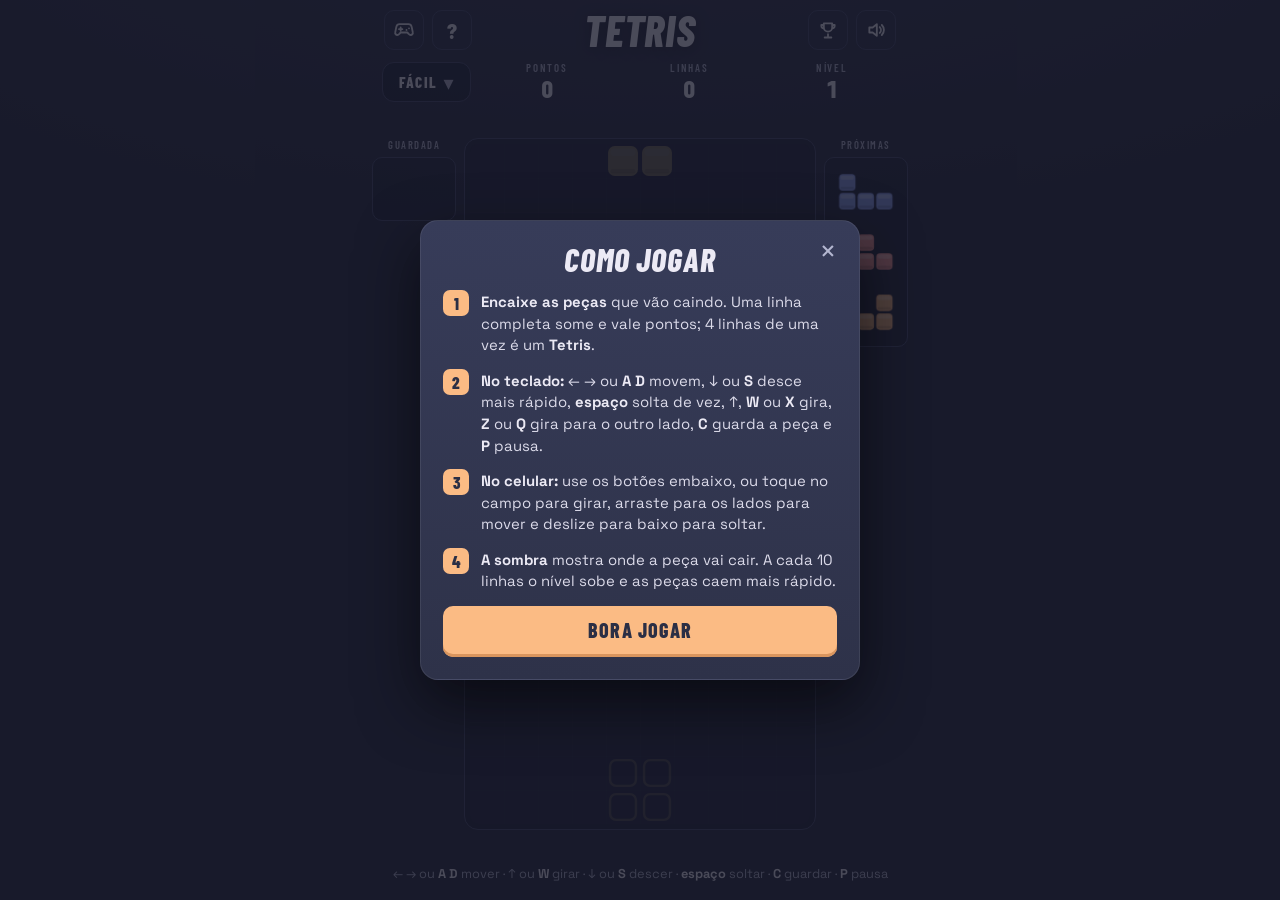
<file: tetris/index.html>
<!doctype html>
<html lang="pt-BR">
<head>
<meta charset="utf-8">
<meta name="viewport" content="width=device-width, initial-scale=1, viewport-fit=cover">
<title>Tetris · Decifra</title>
<meta name="description" content="Encaixe as peças, complete linhas e suba de nível. Peça fantasma, guardar peça e quatro dificuldades.">
<meta name="theme-color" content="#2b2f45">
<link rel="icon" href="../icone-d.svg" type="image/svg+xml">
<link rel="apple-touch-icon" href="../icone-180.png">
<link rel="manifest" href="../manifest.webmanifest">
<link rel="preconnect" href="https://fonts.googleapis.com">
<link rel="preconnect" href="https://fonts.gstatic.com" crossorigin>
<link rel="stylesheet" href="https://fonts.googleapis.com/css2?family=Barlow+Condensed:ital,wght@0,600;0,800;1,800&family=Space+Grotesk:wght@500;700&display=swap">
<link rel="stylesheet" href="../css/estilo.css">
<link rel="stylesheet" href="estilo.css">
</head>
<body data-jogo="tetris">
<header class="topo">
  <div class="topo-lado">
    <button class="icone" id="btn-jogos" aria-label="Outros jogos"></button>
    <button class="icone" id="btn-ajuda" aria-label="Como jogar">?</button>
  </div>
  <div class="topo-centro">
    <h1 class="titulo">Tetris</h1>
  </div>
  <div class="topo-lado">
    <button class="icone" id="btn-estatisticas" aria-label="Recordes">
      <svg viewBox="0 0 24 24" aria-hidden="true"><path d="M8 21h8M12 17v4M7 4h10v5a5 5 0 0 1-10 0zM7 6H4v1a3 3 0 0 0 3 3M17 6h3v1a3 3 0 0 1-3 3"/></svg>
    </button>
    <button class="icone" id="btn-som" aria-label="Sons"></button>
  </div>
</header>

<div class="barra-tetris">
  <div class="seletor-nivel" id="seletor-dif">
    <button class="seletor-letras" id="btn-dif" aria-haspopup="listbox" aria-expanded="false">
      <span id="dif-nome">Fácil</span><i class="seta">▾</i>
    </button>
    <div class="lista-letras" id="lista-dif" role="listbox" hidden></div>
  </div>
  <div class="numero"><span>pontos</span><strong id="pontos">0</strong></div>
  <div class="numero"><span>linhas</span><strong id="linhas">0</strong></div>
  <div class="numero"><span>nível</span><strong id="nivel">1</strong></div>
</div>

<main class="area-tetris" id="area">
  <div class="lado">
    <span class="rotulo-lado">guardada</span>
    <canvas id="tela-guardada" class="mini" aria-label="Peça guardada"></canvas>
  </div>
  <div class="moldura-tetris" id="moldura">
    <canvas id="tela" aria-label="Campo do Tetris"></canvas>
    <div class="sobreposicao" id="sobreposicao">
      <strong id="sob-titulo">Tetris</strong>
      <span id="sob-texto">toque em jogar para começar</span>
      <button class="botao" id="btn-jogar">Jogar</button>
    </div>
  </div>
  <div class="lado">
    <span class="rotulo-lado">próximas</span>
    <canvas id="tela-proximas" class="mini" aria-label="Próximas peças"></canvas>
  </div>
</main>

<p class="dica-teclado">← → ou <b>A D</b> mover · ↑ ou <b>W</b> girar · ↓ ou <b>S</b> descer · <b>espaço</b> soltar · <b>C</b> guardar · <b>P</b> pausa</p>

<div class="controles-tetris" aria-label="Controles">
  <button class="ctl" data-acao="guardar" aria-label="Guardar peça"><svg viewBox="0 0 24 24"><rect x="4" y="7" width="16" height="13" rx="2"/><path d="M4 11h16M9 4h6"/></svg><small>guardar</small></button>
  <button class="ctl" data-acao="girar-anti" aria-label="Girar para a esquerda"><svg viewBox="0 0 24 24"><path d="M9 4H4v5"/><path d="M4.5 9A8 8 0 1 1 6 16"/></svg><small>girar</small></button>
  <button class="ctl" data-acao="girar" aria-label="Girar para a direita"><svg viewBox="0 0 24 24"><path d="M15 4h5v5"/><path d="M19.5 9A8 8 0 1 0 18 16"/></svg><small>girar</small></button>
  <button class="ctl" data-acao="pausa" id="btn-pausa" aria-label="Pausar"><svg viewBox="0 0 24 24"><path d="M9 6v12M15 6v12"/></svg><small>pausa</small></button>
  <button class="ctl grande" data-acao="esquerda" aria-label="Esquerda"><svg viewBox="0 0 24 24"><path d="M15 6l-6 6 6 6"/></svg></button>
  <button class="ctl grande" data-acao="baixo" aria-label="Descer"><svg viewBox="0 0 24 24"><path d="M6 9l6 6 6-6"/></svg></button>
  <button class="ctl grande" data-acao="direita" aria-label="Direita"><svg viewBox="0 0 24 24"><path d="M9 6l6 6-6 6"/></svg></button>
  <button class="ctl grande destaque" data-acao="soltar" aria-label="Soltar de vez"><svg viewBox="0 0 24 24"><path d="M6 5l6 6 6-6M6 12l6 6 6-6"/></svg></button>
</div>

<dialog id="dlg-ajuda" aria-labelledby="ajuda-titulo">
  <button class="fechar" aria-label="Fechar">×</button>
  <h2 id="ajuda-titulo" tabindex="-1" autofocus>Como jogar</h2>
  <ol class="passos">
    <li><b>Encaixe as peças</b> que vão caindo. Uma linha completa some e vale pontos; 4 linhas de uma vez é um <b>Tetris</b>.</li>
    <li><b>No teclado:</b> ← → ou <b>A D</b> movem, ↓ ou <b>S</b> desce mais rápido, <b>espaço</b> solta de vez, ↑, <b>W</b> ou <b>X</b> gira, <b>Z</b> ou <b>Q</b> gira para o outro lado, <b>C</b> guarda a peça e <b>P</b> pausa.</li>
    <li><b>No celular:</b> use os botões embaixo, ou toque no campo para girar, arraste para os lados para mover e deslize para baixo para soltar.</li>
    <li><b>A sombra</b> mostra onde a peça vai cair. A cada 10 linhas o nível sobe e as peças caem mais rápido.</li>
  </ol>
  <button class="botao largo" id="btn-comecar">Bora jogar</button>
</dialog>

<dialog id="dlg-estatisticas" aria-labelledby="est-titulo">
  <button class="fechar" aria-label="Fechar">×</button>
  <h2 id="est-titulo" tabindex="-1" autofocus>Recordes</h2>
  <div class="recordes-lista" id="est-lista"></div>
</dialog>

<script src="../js/som.js"></script>
<script src="../js/comum.js"></script>
<script src="logica.js"></script>
<script src="app.js"></script>
<script src="../js/menu-jogos.js"></script>
</body>
</html>
</file>
<file: css/estilo.css>
/* Decifra — visual "placar": azul-noite, dourado e fonte condensada,
   com um toque de fliperama (peças que acendem e números de painel), em acabamento limpo. */
:root {
  /* Paleta "Noite pastel": fundo escuro e suave, cores claras e calmas */
  --noite: #2b2f45;
  --painel: #343954;
  --linha-borda: #4a5072;
  --tecla: #3d4260;
  --tecla-fundo: #30344d;
  --texto: #eceaf5;
  --texto-suave: #b4b7d0;
  --texto-apagado: #7d82a3;

  --certa: #7fdcae;          /* menta: letra no lugar certo */
  --certa-texto: #1f3b30;    /* texto escuro sobre a menta */
  --certa-letra: #8fe3ba;    /* menta para texto sobre o fundo escuro */
  --certa-fundo: rgba(127, 220, 174, .18);
  --certa-brilho: rgba(127, 220, 174, .3);
  --lugar: #fbbb84;          /* pêssego: letra em outro lugar */
  --lugar-texto: #4a3018;
  --lugar-letra: #fcc79a;
  --lugar-fundo: rgba(251, 187, 132, .16);
  --lugar-brilho: rgba(251, 187, 132, .28);
  --errada: #3a3f5a;
  --perdeu: #f59a9a;

  --neon: #8ccbf5;           /* azul-céu: cursor, dica e placar */
  --neon-brilho: rgba(140, 203, 245, .26);
  --ouro: #fbbb84;           /* destaque de botões e avisos */
  --ouro-fundo: #d9955e;

  --peca: 56px;
  --vao: 6px;
  --fonte-placar: "Barlow Condensed", "Arial Narrow", system-ui, sans-serif;
  --fonte: "Space Grotesk", system-ui, -apple-system, "Segoe UI", sans-serif;
}
.contraste {
  --certa: #f5a15c;
  --certa-texto: #3d1f06;
  --certa-letra: #f8b98a;
  --certa-fundo: rgba(245, 161, 92, .18);
  --certa-brilho: rgba(245, 161, 92, .22);
  --lugar: #7cc4f0;
  --lugar-texto: #0d2f45;
  --lugar-letra: #a3d6f5;
  --lugar-fundo: rgba(124, 196, 240, .16);
  --lugar-brilho: rgba(124, 196, 240, .2);
}

* { box-sizing: border-box; }
html, body { height: 100%; }
body {
  margin: 0;
  color: var(--texto);
  font-family: var(--fonte);
  background-color: var(--noite);
  /* Luz suave vinda de cima, como num estádio à noite */
  background-image: radial-gradient(ellipse 110% 60% at 50% -15%, rgba(170, 160, 230, .14), transparent 70%);
  background-attachment: fixed;
  display: flex;
  flex-direction: column;
  align-items: center;
  height: 100dvh;
  overflow: hidden;
  -webkit-tap-highlight-color: transparent;
  user-select: none;
  -webkit-user-select: none;
  padding: env(safe-area-inset-top) env(safe-area-inset-right) env(safe-area-inset-bottom) env(safe-area-inset-left);
}
button { font: inherit; color: inherit; }

/* ---------- Topo ---------- */
.topo {
  width: 100%;
  max-width: 540px;
  display: grid;
  grid-template-columns: 1fr auto 1fr;
  align-items: center;
  padding: 10px 14px 0;
}
.topo-lado { display: flex; gap: 8px; }
.topo-lado:last-child { justify-content: flex-end; }
.topo-centro { display: flex; flex-direction: column; align-items: center; gap: 2px; }
.titulo {
  margin: 0;
  font-family: var(--fonte-placar);
  font-style: italic;
  font-weight: 800;
  font-size: clamp(2rem, 8.5vw, 2.7rem);
  line-height: .9;
  letter-spacing: .02em;
  text-transform: uppercase;
  text-shadow: 0 2px 14px rgba(0, 0, 0, .35);
}
.chip {
  font-family: var(--fonte-placar);
  font-weight: 600;
  font-size: .82rem;
  letter-spacing: .18em;
  text-transform: uppercase;
  color: var(--ouro);
}
.icone {
  width: 40px;
  height: 40px;
  border: 1.5px solid var(--linha-borda);
  border-radius: 10px;
  background: rgba(50, 55, 82, .6);
  cursor: pointer;
  display: grid;
  place-items: center;
  font-family: var(--fonte-placar);
  font-size: 1.35rem;
  font-weight: 800;
  padding: 0;
  transition: border-color .15s, box-shadow .15s, color .15s;
}
.icone:hover, .icone:focus-visible { border-color: var(--neon); color: var(--neon); outline: none; }
.icone svg { width: 20px; height: 20px; fill: none; stroke: currentColor; stroke-width: 2.2; stroke-linecap: round; stroke-linejoin: round; }

/* ---------- Modo de jogo: Clássico, Dueto, Quarteto ---------- */
[hidden] { display: none !important; }
.modos {
  width: calc(100% - 24px);
  max-width: 516px;
  margin-top: 12px;
  display: grid;
  grid-template-columns: repeat(3, 1fr);
  gap: 4px;
  padding: 4px;
  background: rgba(36, 40, 62, .8);
  border: 1px solid var(--linha-borda);
  border-radius: 14px;
}
.modo {
  position: relative;
  display: flex;
  align-items: center;
  justify-content: center;
  gap: 6px;
  height: 38px;
  border: none;
  border-radius: 10px;
  background: transparent;
  color: var(--texto-suave);
  font-family: var(--fonte-placar);
  font-weight: 800;
  font-size: 1.02rem;
  letter-spacing: .07em;
  text-transform: uppercase;
  cursor: pointer;
  transition: color .15s, background .15s;
}
.modo svg { width: 18px; height: 18px; fill: none; stroke: currentColor; stroke-width: 2; flex: none; }
.modo:hover { color: var(--texto); }
.modo.atual { background: var(--ouro); color: var(--noite); box-shadow: 0 2px 10px rgba(0, 0, 0, .25); }
.modo.atual svg { fill: rgba(43, 47, 69, .18); }
/* Selo no canto: quantas fases do clássico já foram, ou se o bônus foi limpo/perdido */
.modo .selo {
  position: absolute;
  top: -8px;
  right: 4px;
  font-style: normal;
  font-family: var(--fonte);
  font-size: .62rem;
  font-weight: 700;
  letter-spacing: .02em;
  line-height: 1;
  padding: 3px 6px;
  border-radius: 8px;
  background: var(--tecla);
  color: var(--texto-suave);
  border: 1px solid var(--linha-borda);
}
.modo.limpa .selo { background: var(--certa); color: var(--certa-texto); border-color: var(--certa); }
.modo.perdida .selo { background: #5a3f4e; color: #f8d4d4; border-color: #b98896; }
.modo.andando .selo { color: var(--neon); border-color: rgba(165, 212, 242, .5); }

/* Linha de baixo: fases do clássico (4 a 10 letras) ou a explicação do bônus */
.subfaixa { width: 100%; max-width: 540px; height: 58px; display: flex; align-items: center; justify-content: center; padding: 6px 12px 0; transition: height .3s ease, padding .3s ease, opacity .2s; }
.subfaixa.recolhida { height: 0; padding-top: 0; opacity: 0; overflow: hidden; pointer-events: none; }
.fases { width: 100%; display: flex; gap: 8px; justify-content: center; }
.fase {
  position: relative;
  flex: 1 1 0;
  min-width: 0;
  max-width: 50px;
  height: 46px;
  border: 1.5px solid var(--linha-borda);
  border-radius: 12px;
  background: rgba(36, 40, 62, .75);
  cursor: pointer;
  display: flex;
  flex-direction: column;
  align-items: center;
  justify-content: center;
  padding: 0;
  transition: transform .15s, border-color .15s, box-shadow .15s;
}
.fase strong { font-family: var(--fonte-placar); font-weight: 800; font-size: 1.4rem; line-height: 1; }
.fase .marca { font-size: .65rem; font-weight: 700; height: .8rem; line-height: .8rem; }
.fase:hover { border-color: #5c6290; }
.fase.andando { border-color: rgba(165, 212, 242, .55); }
.fase.andando .marca { color: var(--neon); }
.fase.limpa { border-color: var(--certa); background: var(--certa-fundo); }
.fase.limpa strong, .fase.limpa .marca { color: var(--certa-letra); }
.fase.perdida { border-color: rgba(242, 167, 167, .5); }
.fase.perdida strong { color: var(--texto-suave); }
.fase.perdida .marca { color: var(--perdeu); }
.fase.atual { transform: translateY(-2px); border-color: var(--ouro); box-shadow: inset 0 0 0 1px var(--ouro); }
.bonus-info { width: 100%; display: flex; gap: 8px; justify-content: center; }
.etiqueta {
  flex: 1 1 0;
  max-width: 130px;
  height: 46px;
  display: flex;
  align-items: center;
  justify-content: center;
  gap: 6px;
  border: 1.5px solid rgba(165, 212, 242, .45);
  border-radius: 12px;
  background: rgba(165, 212, 242, .06);
}
.etiqueta strong { font-family: var(--fonte-placar); font-weight: 800; font-size: 1.5rem; line-height: 1; color: var(--neon); }
.etiqueta span { font-family: var(--fonte-placar); font-weight: 600; font-size: .78rem; letter-spacing: .1em; line-height: 1.05; text-transform: uppercase; color: var(--texto-suave); max-width: 4.5em; }

/* ---------- Painel: fichas e placar ---------- */
.painel {
  width: 100%;
  max-width: 540px;
  display: flex;
  justify-content: space-between;
  align-items: flex-end;
  padding: 8px 18px 0;
}
.painel-bloco { display: flex; flex-direction: column; gap: 4px; }
.painel-bloco.direita { align-items: flex-end; }
.painel-rotulo { font-family: var(--fonte-placar); font-weight: 600; font-size: .72rem; letter-spacing: .2em; text-transform: uppercase; color: var(--texto-suave); }
.moedas { display: flex; gap: 5px; height: 16px; align-items: center; }
.moeda {
  width: 14px;
  height: 14px;
  border-radius: 50%;
  background: radial-gradient(circle at 35% 30%, #fff1e2, var(--ouro) 55%, var(--ouro-fundo));
  box-shadow: 0 0 8px var(--lugar-brilho);
  transition: transform .2s, opacity .2s;
}
.moeda.gasta { background: transparent; box-shadow: inset 0 0 0 2px var(--linha-borda); }
.led {
  font-family: var(--fonte-placar);
  font-weight: 800;
  font-size: 1.6rem;
  line-height: 1;
  letter-spacing: .12em;
  font-variant-numeric: tabular-nums;
  color: var(--neon);
}

/* ---------- Aviso ---------- */
/* Flutua por cima do tabuleiro, sem ocupar espaço */
.aviso { position: absolute; top: 0; left: 0; right: 0; z-index: 20; pointer-events: none; display: flex; justify-content: center; padding: 0 16px; text-align: center; }
.aviso span {
  font-family: var(--fonte-placar);
  font-weight: 800;
  font-size: 1.15rem;
  letter-spacing: .06em;
  text-transform: uppercase;
  color: var(--noite);
  background: var(--ouro);
  padding: 4px 18px;
  border-radius: 6px;
  box-shadow: 0 6px 20px rgba(0, 0, 0, .3);
  animation: entra .25s cubic-bezier(.2, 1.4, .4, 1);
}
@keyframes entra { from { opacity: 0; transform: translateY(-8px) scale(.9); } }

/* ---------- Tabuleiro: peças de LED ---------- */
.area { position: relative; flex: 1; min-height: 0; width: 100%; display: flex; align-items: center; justify-content: center; padding: 16px 12px 6px; }
/* --peca registrada como comprimento para poder animar a mudança de tamanho */
@property --peca { syntax: "<length>"; inherits: true; initial-value: 56px; }
.tabuleiros { display: grid; gap: var(--gap-tab, 0px); grid-template-columns: repeat(var(--cols, 1), auto); align-items: start; transition: --peca .35s ease; }
/* Tabuleiro já decifrado não mostra as casas que sobraram */
.tabuleiro.resolvido .linha.oculta { visibility: hidden; }
.area:has(.tabuleiros:not([data-n="1"])) { align-items: flex-start; }
.tabuleiros.carregando { opacity: .4; }
.tabuleiro { display: grid; gap: var(--vao); align-content: start; }
/* Dueto/Quarteto: cada palavra num painel; o painel acende em verde quando ela é decifrada */
.tabuleiros:not([data-n="1"]) .tabuleiro {
  padding: var(--pad-tab, 0px);
  background: rgba(36, 40, 62, .55);
  border: 1px solid rgba(74, 80, 114, .75);
  border-radius: calc(var(--peca) * .18 + var(--pad-tab, 0px));
  transition: border-color .3s, box-shadow .3s;
}
.tabuleiros:not([data-n="1"]) .tabuleiro.resolvido { border-color: var(--certa); box-shadow: 0 0 16px var(--certa-brilho); }
.linha { display: grid; grid-template-columns: repeat(var(--colunas), var(--peca)); gap: var(--vao); }
/* Tentativas que ainda restam: casas apagadas, bem discretas */
.linha.oculta .peca { background: rgba(50, 55, 82, .28); border-color: rgba(110, 116, 158, .28); }

.peca {
  position: relative;
  width: var(--peca);
  height: var(--peca);
  border-radius: calc(var(--peca) * .16);
  display: flex;
  align-items: center;
  justify-content: center;
  font-family: var(--fonte-placar);
  font-weight: 800;
  font-size: calc(var(--peca) * .64);
  line-height: 1;
  text-transform: uppercase;
  color: var(--texto);
  border: max(1.5px, calc(var(--peca) * .04)) solid var(--linha-borda);
  background: rgba(50, 55, 82, .45);
}
.linha.ativa .peca { border-color: #5c6290; cursor: pointer; }
.linha.ativa .peca.cheia { border-color: #9399c2; animation: digita .12s ease-out; }
/* Cursor de fliperama */
.linha.ativa .peca.cursor { border-color: var(--neon); box-shadow: 0 0 0 3px rgba(165, 212, 242, .14); }
.linha.ativa .peca.cursor::before {
  content: "";
  position: absolute;
  left: 25%;
  right: 25%;
  bottom: 14%;
  height: max(2px, calc(var(--peca) * .05));
  background: var(--neon);
  border-radius: 2px;
  animation: pisca 1s steps(2, start) infinite;
}
@keyframes pisca { to { visibility: hidden; } }
/* Letra revelada pela dica: tracejado ciano */
.peca.dica.fantasma { opacity: .5; }
.peca.dica { border-style: dashed; border-color: var(--neon) !important; color: var(--neon); background: rgba(165, 212, 242, .07); }

/* Resultado: a letra acende; um traço embaixo = lugar certo, um ponto = outro lugar */
.peca.certa { background: var(--certa); border-color: var(--certa); color: var(--certa-texto); box-shadow: 0 0 calc(var(--peca) * .14) var(--certa-brilho); }
.peca.lugar { background: var(--lugar); border-color: var(--lugar); color: var(--lugar-texto); box-shadow: 0 0 calc(var(--peca) * .14) var(--lugar-brilho); }
.peca.errada { background: var(--errada); border-color: var(--errada); color: var(--texto-apagado); }
.peca.certa::after, .peca.lugar::after {
  content: "";
  position: absolute;
  bottom: 9%;
  left: 50%;
  transform: translateX(-50%);
  border-radius: 3px;
}
.peca.certa::after { width: 38%; height: max(2px, calc(var(--peca) * .055)); background: currentColor; opacity: .45; }
.peca.lugar::after { width: max(4px, calc(var(--peca) * .1)); height: max(4px, calc(var(--peca) * .1)); border-radius: 50%; background: currentColor; opacity: .45; }
.miuda .peca { font-size: calc(var(--peca) * .72); border-width: 1.5px; }
.miuda .peca.certa::after, .miuda .peca.lugar::after { display: none; }
.peca.revelada { border-color: var(--perdeu); color: #f8d4d4; background: rgba(242, 167, 167, .08); }

.peca.acende { animation: acende .42s cubic-bezier(.2, 1.5, .4, 1) both; }
@keyframes acende {
  0% { transform: scale(.8); filter: brightness(2.6) saturate(.3); }
  55% { transform: scale(1.1); filter: brightness(1.5); }
  100% { transform: scale(1); filter: none; }
}
@keyframes digita { 50% { transform: scale(1.1); } }
.linha.treme { animation: treme .4s; }
@keyframes treme { 15%, 55% { transform: translateX(-8px); } 35%, 75% { transform: translateX(8px); } }
.peca.pula { animation: pula .6s cubic-bezier(.3, 1.6, .5, 1) both; }
@keyframes pula { 35% { transform: translateY(-38%) scale(1.06); } 65% { transform: translateY(6%); } }

/* ---------- Teclado (botões de fliperama) ---------- */
.teclado { width: 100%; max-width: 540px; display: flex; flex-direction: column; gap: 7px; padding: 10px 6px 12px; }
.fila { display: flex; gap: 5px; justify-content: center; }
.fila:nth-child(2) { padding-left: 2.5%; }
.tecla {
  position: relative;
  flex: 1;
  max-width: 48px;
  height: clamp(44px, 7.2dvh, 58px);
  border: none;
  border-radius: 8px;
  background: var(--tecla);
  box-shadow: inset 0 -3px 0 var(--tecla-fundo);
  font-family: var(--fonte-placar);
  font-size: clamp(1.15rem, 5vw, 1.45rem);
  font-weight: 800;
  text-transform: uppercase;
  cursor: pointer;
  padding: 0 0 3px;
  touch-action: manipulation;
  overflow: hidden;
  display: flex;
  align-items: center;
  justify-content: center;
  gap: 3px;
  transition: transform .05s, box-shadow .05s;
}
.tecla:active { transform: translateY(2px); }
.tecla svg { width: 22px; height: 22px; fill: none; stroke: currentColor; stroke-width: 2; stroke-linecap: round; stroke-linejoin: round; flex: none; }
.tecla.larga { max-width: 104px; flex: 2.1; font-size: clamp(.95rem, 4vw, 1.15rem); letter-spacing: .08em; }
.tecla.apagar { flex: 1.4; max-width: 70px; }
.tecla.apagar svg { width: 26px; height: 26px; }
.tecla.enter { background: var(--ouro); color: var(--noite); box-shadow: inset 0 -3px 0 var(--ouro-fundo); }
.tecla.dica { background: rgba(165, 212, 242, .08); color: var(--neon); box-shadow: inset 0 0 0 1.5px rgba(165, 212, 242, .45); }
.tecla.dica.sem { opacity: .3; cursor: not-allowed; }
.tecla.certa { background: var(--certa); color: var(--certa-texto); box-shadow: inset 0 -3px 0 rgba(0, 0, 0, .14); }
.tecla.lugar { background: var(--lugar); color: var(--lugar-texto); box-shadow: inset 0 -3px 0 rgba(0, 0, 0, .12); }
.tecla.errada { background: rgba(30, 33, 52, .7); color: var(--texto-apagado); box-shadow: none; }
.tecla .rotulo, .tecla svg { position: relative; z-index: 1; }
/* Dueto/Quarteto: cada pedaço da tecla mostra um tabuleiro */
.tecla .partes { position: absolute; inset: 0; display: grid; }
.tecla .partes[data-n="2"] { grid-template-columns: 1fr 1fr; }
.tecla .partes[data-n="4"] { grid-template-columns: 1fr 1fr; grid-template-rows: 1fr 1fr; }
.teclado[data-layout="colunas"] .tecla .partes[data-n="4"] { grid-template-columns: repeat(4, 1fr); grid-template-rows: 1fr; }
.teclado[data-layout="linhas"] .tecla .partes { grid-template-columns: 1fr; grid-template-rows: repeat(var(--n, 2), 1fr); }
.teclado[data-layout="linhas"] .tecla .partes[data-n="4"] { --n: 4; }
.tecla .partes i.certa { background: var(--certa); opacity: .55; }
.tecla .partes i.lugar { background: var(--lugar); opacity: .55; }
.tecla .partes i.errada { background: rgba(30, 33, 52, .75); }
.tecla.toda-errada { color: var(--texto-apagado); }
.tecla.alguma { text-shadow: 0 1px 3px rgba(0, 0, 0, .8); }

/* ---------- Janelas ---------- */
dialog {
  background: linear-gradient(180deg, #373c59, #2e3249);
  color: var(--texto);
  border: 1px solid rgba(255, 255, 255, .08);
  border-radius: 18px;
  width: min(440px, calc(100vw - 24px));
  max-height: calc(100dvh - 32px);
  padding: 22px 22px 22px;
  box-shadow: 0 24px 60px rgba(0, 0, 0, .55);
  user-select: text;
  overflow-x: hidden;
}
dialog[open] { animation: entra .25s cubic-bezier(.2, 1.4, .4, 1); }
dialog::backdrop { background: rgba(18, 20, 34, .74); }
dialog h2 {
  margin: 0 0 16px;
  padding: 0 30px;
  text-align: center;
  font-family: var(--fonte-placar);
  font-weight: 800;
  font-style: italic;
  font-size: 2rem;
  line-height: 1;
  text-transform: uppercase;
  letter-spacing: .03em;
}
dialog h2:focus { outline: none; }
dialog h3 { margin: 20px 0 10px; font-family: var(--fonte-placar); font-weight: 800; font-size: .95rem; letter-spacing: .2em; text-align: center; text-transform: uppercase; color: var(--texto-suave); }
dialog p { line-height: 1.5; margin: 10px 0; font-size: .95rem; color: #dcdbea; }
.fechar { position: absolute; top: 12px; right: 14px; background: none; border: none; font-size: 1.8rem; line-height: 1; cursor: pointer; color: var(--texto-suave); padding: 4px 8px; }
.fechar:hover { color: var(--neon); }

.botao {
  background: var(--ouro);
  color: var(--noite);
  border: none;
  border-radius: 10px;
  padding: 12px 12px 15px;
  font-family: var(--fonte-placar);
  font-size: clamp(1.05rem, 4.8vw, 1.25rem);
  font-weight: 800;
  letter-spacing: .06em;
  text-transform: uppercase;
  cursor: pointer;
  box-shadow: inset 0 -3px 0 var(--ouro-fundo);
  transition: transform .05s;
}
.botao:active { transform: translateY(2px); }
.botao.secundario { background: transparent; color: var(--neon); box-shadow: inset 0 0 0 1.5px rgba(165, 212, 242, .45); }
.botao.largo { width: 100%; margin-top: 14px; }

/* Como jogar */
.passos { list-style: none; counter-reset: passo; padding: 0; margin: 0; display: grid; gap: 14px; }
.passos li { counter-increment: passo; position: relative; padding-left: 38px; line-height: 1.45; font-size: .93rem; color: #dcdbea; }
.passos li::before {
  content: counter(passo);
  position: absolute;
  left: 0;
  top: -1px;
  width: 26px;
  height: 26px;
  border-radius: 7px;
  display: grid;
  place-items: center;
  font-family: var(--fonte-placar);
  font-weight: 800;
  font-size: 1.05rem;
  color: var(--noite);
  background: var(--ouro);
}
.passos b { color: var(--texto); }
.exemplo { display: flex; gap: 4px; margin: 10px 0 6px; --peca: 34px; }
.legenda { display: flex; flex-wrap: wrap; gap: 4px 14px; white-space: nowrap; font-size: .8rem; color: var(--texto-suave); align-items: center; }
.ponto { display: inline-block; width: 10px; height: 10px; border-radius: 3px; margin-right: 4px; vertical-align: -1px; }
.ponto.certa { background: var(--certa); }
.ponto.lugar { background: var(--lugar); }
.ponto.errada { background: var(--texto-apagado); }
.nota { font-size: .82rem !important; color: var(--texto-suave) !important; text-align: center; margin-top: 16px !important; }

/* Fim de fase */
.resultado { text-align: center; }
.res-rotulo { margin: 0 0 6px !important; font-family: var(--fonte-placar); font-weight: 600; font-size: .85rem !important; letter-spacing: .22em; text-transform: uppercase; color: var(--texto-suave) !important; }
.resultado h2 { font-size: 2.6rem; color: var(--ouro); margin-bottom: 14px; }
.resultado.derrota h2 { color: var(--perdeu); }
.res-palavras { display: grid; gap: 6px; justify-content: center; }
.res-palavra { display: flex; justify-content: center; gap: 4px; --peca: min(38px, calc((100vw - 110px) / var(--colunas))); }
.res-palavras[data-n="4"] .res-palavra { --peca: 28px; }
.res-palavra .peca { animation: acende .42s cubic-bezier(.2, 1.5, .4, 1) both; }
.res-pontos { margin: 16px 0 4px; }
.res-pontos strong { display: block; font-family: var(--fonte-placar); font-weight: 800; font-size: 3.6rem; line-height: 1; color: var(--certa-letra); font-variant-numeric: tabular-nums; }
.derrota .res-pontos strong { color: var(--texto-apagado); text-shadow: none; }
.res-pontos span { display: block; margin-top: 4px; font-size: .82rem; color: var(--texto-suave); }
.res-detalhes { font-size: .85rem !important; color: var(--texto-suave) !important; margin: 4px 0 14px !important; }
.res-dia { display: flex; align-items: center; justify-content: center; gap: 10px; flex-wrap: wrap; padding: 12px; border: 1px solid var(--linha-borda); border-radius: 12px; background: rgba(36, 40, 62, .5); }
.res-dia span { font-family: var(--fonte-placar); font-weight: 600; font-size: .8rem; letter-spacing: .2em; text-transform: uppercase; color: var(--texto-suave); }
.res-dia em { font-style: normal; font-family: var(--fonte-placar); font-weight: 800; font-size: .95rem; letter-spacing: .1em; text-transform: uppercase; color: var(--noite); background: var(--ouro); border-radius: 5px; padding: 2px 8px; animation: pisca-recorde .8s steps(2, start) 4; }
@keyframes pisca-recorde { to { opacity: .2; } }
.res-acoes { display: grid; gap: 8px; margin-top: 16px; }
.res-nova { font-size: .8rem !important; color: var(--texto-suave) !important; margin: 14px 0 0 !important; }
.res-nova span { font-family: var(--fonte-placar); font-weight: 800; font-size: 1rem; letter-spacing: .08em; color: var(--neon); }

/* Histórico */
.recordes { display: grid; grid-template-columns: 1fr 1fr; gap: 8px; }
.recordes > div { background: rgba(36, 40, 62, .7); border: 1px solid var(--linha-borda); border-radius: 12px; padding: 10px; text-align: center; }
.recordes strong { display: block; font-family: var(--fonte-placar); font-size: 2.1rem; font-weight: 800; line-height: 1; color: var(--ouro); }
.recordes span { display: block; margin-top: 4px; font-size: .7rem; text-transform: uppercase; letter-spacing: .08em; color: var(--texto-suave); }
.por-fase { display: grid; gap: 6px; }
.linha-fase { display: grid; grid-template-columns: 30px 1fr auto; grid-template-areas: "n t m" "n b b"; align-items: center; gap: 2px 10px; padding: 8px 10px; border-radius: 10px; background: rgba(36, 40, 62, .55); }
.linha-fase strong { grid-area: n; font-family: var(--fonte-placar); font-weight: 800; font-size: 1.6rem; color: var(--ouro); text-align: center; }
.linha-fase .texto { grid-area: t; font-size: .82rem; }
.linha-fase .melhor { grid-area: m; font-size: .72rem; color: var(--texto-suave); text-align: right; }
.medidor { grid-area: b; height: 6px; border-radius: 3px; background: var(--tecla-fundo); overflow: hidden; }
.medidor i { display: block; height: 100%; background: var(--certa); box-shadow: 0 0 8px var(--certa-brilho); }

/* Ajustes */
.opcao { display: flex; justify-content: space-between; align-items: center; gap: 16px; padding: 14px 0; border-bottom: 1px solid rgba(74, 80, 114, .7); cursor: pointer; }
.opcao b { font-family: var(--fonte-placar); font-size: 1.2rem; font-weight: 800; letter-spacing: .03em; text-transform: uppercase; }
.opcao small { display: block; color: var(--texto-suave); font-size: .8rem; margin-top: 2px; line-height: 1.4; }
.opcao input { appearance: none; -webkit-appearance: none; flex: none; width: 48px; height: 26px; border-radius: 13px; background: var(--tecla-fundo); border: 1.5px solid var(--linha-borda); position: relative; cursor: pointer; transition: background .2s, box-shadow .2s; margin: 0; }
.opcao input::after { content: ""; position: absolute; top: 2px; left: 2px; width: 19px; height: 19px; border-radius: 50%; background: var(--texto-suave); transition: transform .2s, background .2s; }
.opcao input:checked { background: var(--certa); border-color: var(--certa); box-shadow: 0 0 10px var(--certa-brilho); }
.opcao input:checked::after { transform: translateX(22px); background: #fff; }
.creditos { font-size: .78rem !important; color: var(--texto-suave) !important; text-align: center; margin-top: 18px !important; }
.creditos a { color: inherit; }

:focus-visible { outline: 2px solid var(--neon); outline-offset: 2px; }
.leitor { position: absolute; width: 1px; height: 1px; overflow: hidden; clip: rect(0 0 0 0); white-space: nowrap; }

@media (max-height: 700px) {
  .titulo { font-size: 1.8rem; }
  .modos { margin-top: 6px; }
  .modo { height: 34px; }
  .subfaixa { height: 50px; }
  .fase, .etiqueta { height: 40px; }
}
@media (max-width: 380px) {
  .fases { gap: 5px; }
  .fase strong { font-size: 1.2rem; }
  .modo { font-size: .92rem; gap: 4px; letter-spacing: .04em; }
  .modo svg { width: 15px; height: 15px; }
}
@media (prefers-reduced-motion: reduce) {
  *, *::before, *::after { animation-duration: .01ms !important; animation-delay: 0ms !important; transition: none !important; }
}

/* Histórico: grade modo × tamanho */
.por-fase { display: grid; grid-template-columns: auto repeat(7, 1fr); gap: 4px; align-items: center; }
.por-fase .cabeca { font-family: var(--fonte-placar); font-weight: 800; font-size: 1.05rem; text-align: center; color: var(--ouro); }
.por-fase .modo-nome { font-family: var(--fonte-placar); font-weight: 800; font-size: .85rem; letter-spacing: .06em; text-transform: uppercase; color: var(--texto-suave); padding-right: 4px; }
.por-fase .casa { height: 30px; display: grid; place-items: center; border-radius: 7px; background: rgba(36, 40, 62, .7); border: 1px solid var(--linha-borda); font-size: .72rem; font-weight: 700; color: var(--texto-apagado); }
.por-fase .casa.ganhou { background: var(--certa-fundo); border-color: var(--certa); color: var(--certa-letra); }
.por-fase .casa.perdeu { border-color: rgba(242, 167, 167, .5); color: var(--perdeu); }

/* Dueto/Quarteto em tela estreita: cada pixel de altura vai para as peças */
@media (max-width: 600px) {
  .apertado .topo { padding-top: 6px; }
  .apertado .titulo { font-size: 1.7rem; }
  .apertado .icone { width: 34px; height: 34px; }
  .apertado .modos { margin-top: 6px; }
  .apertado .modo { height: 32px; }
  .apertado .subfaixa { height: 46px; padding-top: 4px; }
  .apertado .fase { height: 38px; }
  .apertado .painel { padding-top: 2px; }
  .apertado .area { padding-top: 8px; padding-bottom: 2px; }
  .apertado .teclado { gap: 5px; padding-top: 6px; padding-bottom: 8px; }
  .apertado .tecla { height: clamp(40px, 6dvh, 48px); }
}

/* Progresso da rodada ao lado do nome */
.titulo-linha { position: relative; display: flex; align-items: center; justify-content: center; }
.progresso {
  position: absolute;
  left: 100%;
  margin-left: 8px;
  font-family: var(--fonte);
  font-size: .68rem;
  font-weight: 700;
  line-height: 1;
  padding: 4px 7px;
  border-radius: 9px;
  color: var(--neon);
  background: rgba(165, 212, 242, .08);
  border: 1px solid rgba(165, 212, 242, .5);
  white-space: nowrap;
}

/* Abas de tamanho da palavra (4 a 10), no mesmo estilo do seletor de modo */
.fases {
  width: calc(100% - 24px);
  max-width: 516px;
  gap: 2px;
  padding: 4px;
  background: rgba(36, 40, 62, .8);
  border: 1px solid var(--linha-borda);
  border-radius: 14px;
}
.fase { height: 38px; max-width: none; border: none; border-radius: 10px; background: transparent; }
.fase strong { font-size: 1.25rem; color: var(--texto-suave); }
.fase:hover strong { color: var(--texto); }
.fase.atual { transform: none; background: var(--tecla); box-shadow: inset 0 0 0 1.5px var(--ouro); }
.fase.atual strong { color: var(--ouro); }
.fase.limpa, .fase.perdida, .fase.andando { background: transparent; }
.fase.limpa.atual, .fase.perdida.atual, .fase.andando.atual { background: var(--tecla); }
.subfaixa { justify-content: center; }
.subfaixa .fases { margin: 0 auto; }

/* Seletor de tamanho: botão "5 letras ▾" com lista suspensa */
.fases { position: relative; width: auto; background: none; border: none; padding: 0; justify-content: center; }
.seletor-letras {
  display: flex; align-items: baseline; gap: 6px;
  height: 40px; padding: 0 16px;
  border: 1px solid var(--linha-borda); border-radius: 12px;
  background: rgba(36, 40, 62, .8); cursor: pointer;
  font-family: var(--fonte-placar); text-transform: uppercase;
}
.seletor-letras:hover, .seletor-letras[aria-expanded="true"] { border-color: var(--ouro); }
.seletor-letras strong { align-self: center; font-size: 1.5rem; font-weight: 800; color: var(--ouro); line-height: 1; }
.seletor-letras span { align-self: center; font-size: .95rem; font-weight: 800; letter-spacing: .1em; color: var(--texto); }
.seletor-letras .seta { align-self: center; font-style: normal; font-size: 1.25rem; line-height: 1; color: var(--texto-suave); transition: transform .2s; }
.seletor-letras[aria-expanded="true"] .seta { transform: rotate(180deg); }
.lista-letras {
  position: absolute; top: calc(100% + 6px); left: 50%; transform: translateX(-50%);
  z-index: 40; min-width: 190px; padding: 6px;
  display: grid; gap: 2px;
  background: #373c59; border: 1px solid var(--linha-borda); border-radius: 14px;
  box-shadow: 0 16px 40px rgba(0, 0, 0, .45);
}
.opcao-letras {
  display: flex; align-items: center; gap: 8px; height: 38px; padding: 0 12px;
  border: none; border-radius: 9px; background: transparent; cursor: pointer;
  font-family: var(--fonte-placar); text-transform: uppercase; color: var(--texto);
}
.opcao-letras:hover { background: var(--tecla); }
.opcao-letras strong { width: 1.4em; font-size: 1.3rem; font-weight: 800; text-align: right; }
.opcao-letras span { font-size: .9rem; font-weight: 600; letter-spacing: .1em; color: var(--texto-suave); }
.opcao-letras .marca { margin-left: auto; font-style: normal; font-family: var(--fonte); font-size: .8rem; font-weight: 700; }
.opcao-letras.atual { background: var(--tecla); box-shadow: inset 0 0 0 1.5px var(--ouro); }
.opcao-letras.atual strong { color: var(--ouro); }
.opcao-letras.limpa .marca { color: var(--certa-letra); }
.opcao-letras.perdida .marca { color: var(--perdeu); }
.opcao-letras.andando .marca { color: var(--neon); }

/* Fim de fase sem pontuação: só o resultado, as fichas e o tempo */
#res-pontos, .res-dia { display: none !important; }
.res-pontos { margin: 12px 0 0; }
.res-pontos span:empty { display: none; }

/* ---------- Menu de jogos (todas as páginas) ---------- */
.lista-jogos { display: grid; gap: 8px; }
.cartao-jogo {
  display: flex; align-items: center; gap: 14px;
  padding: 12px 14px; border-radius: 14px;
  background: rgba(36, 40, 62, .7); border: 1px solid var(--linha-borda);
  color: var(--texto); text-decoration: none;
  transition: border-color .15s, transform .15s;
}
.cartao-jogo:hover { border-color: var(--ouro); transform: translateY(-1px); }
.cartao-jogo.atual { border-color: var(--ouro); box-shadow: inset 0 0 0 1px var(--ouro); }
.icone-jogo { flex: none; width: 46px; height: 46px; border-radius: 12px; display: grid; place-items: center; background: var(--tecla); color: var(--ouro); }
.icone-jogo svg { width: 26px; height: 26px; fill: none; stroke: currentColor; stroke-width: 1.8; stroke-linecap: round; stroke-linejoin: round; }
.cartao-jogo:nth-child(2) .icone-jogo { color: var(--certa); }
.cartao-jogo:nth-child(3) .icone-jogo { color: var(--neon); }
.cartao-jogo:nth-child(4) .icone-jogo { color: #c4b0f5; }
.cartao-jogo:nth-child(5) .icone-jogo { color: #f5a3c0; }
.cartao-jogo:nth-child(6) .icone-jogo { color: #7fdcae; }
.cartao-jogo:nth-child(7) .icone-jogo { color: #f6dc8a; }
.texto-jogo { display: flex; flex-direction: column; gap: 2px; min-width: 0; }
.texto-jogo strong { font-family: var(--fonte-placar); font-weight: 800; font-size: 1.3rem; letter-spacing: .03em; text-transform: uppercase; line-height: 1.05; }
.texto-jogo small { font-size: .8rem; color: var(--texto-suave); }
.seta-jogo { margin-left: auto; font-size: 1.4rem; color: var(--texto-suave); }
.cartao-jogo.atual .seta-jogo { font-family: var(--fonte-placar); font-size: .75rem; font-weight: 800; letter-spacing: .12em; text-transform: uppercase; color: var(--ouro); }

/* Painel com números (estatísticas dos jogos novos) */
.numeros { display: grid; grid-template-columns: repeat(4, 1fr); gap: 6px; text-align: center; }
.numeros > div { background: rgba(36, 40, 62, .7); border: 1px solid var(--linha-borda); border-radius: 10px; padding: 8px 4px; }
.numeros strong { display: block; font-family: var(--fonte-placar); font-size: 1.9rem; font-weight: 800; line-height: 1; color: var(--ouro); }
.numeros span { display: block; font-size: .66rem; text-transform: uppercase; letter-spacing: .06em; color: var(--texto-suave); margin-top: 4px; line-height: 1.25; }
</file>
<file: campo-minado/estilo.css>
/* Campo Minado no estilo do Google: grama quadriculada (fechadas), areia (abertas), sem vão entre as casas */
:root {
  --grama-a: #8fd9b1;
  --grama-b: #7fceA3;
  --grama-luz: #a6e3c3;
  --areia-a: #f3dfc6;
  --areia-b: #ead3b6;
  --bandeira: #f0857c;
  /* Cores clássicas dos números, um tom mais suave */
  --num-1: #3d7fd6; --num-2: #2f9a5f; --num-3: #d9534f; --num-4: #7b4fc6;
  --num-5: #d98a1f; --num-6: #1e9a9a; --num-7: #3b3f55; --num-8: #8a8fa3;
  --casa: 32px;
}

.titulo { font-size: clamp(1.7rem, 7.5vw, 2.4rem); }

.barra-minado {
  width: calc(100% - 24px);
  max-width: 516px;
  margin-top: 12px;
  display: grid;
  grid-template-columns: 1fr auto auto;
  align-items: center;
  gap: 18px;
}
.seletor-nivel { position: relative; justify-self: start; }
.seletor-nivel .seletor-letras span { font-size: 1.05rem; }
.seletor-nivel .lista-letras { left: 0; transform: none; min-width: 210px; }
.contador { display: flex; align-items: center; gap: 6px; }
.contador svg { width: 22px; height: 22px; fill: none; stroke: currentColor; stroke-width: 2; stroke-linecap: round; stroke-linejoin: round; }
.contador.bandeiras { color: var(--bandeira); }
.contador.bandeiras .pano { fill: var(--bandeira); }
.contador.relogio { color: var(--ouro); }
.contador strong { font-family: var(--fonte-placar); font-weight: 800; font-size: 1.6rem; line-height: 1; letter-spacing: .04em; font-variant-numeric: tabular-nums; color: var(--texto); min-width: 2.2em; }

.area-minado { position: relative; flex: 1; min-height: 0; width: 100%; display: flex; align-items: center; justify-content: center; padding: 12px; }
.moldura-minado { position: relative; padding: 6px; border-radius: 14px; background: #5fae87; box-shadow: 0 10px 30px rgba(0, 0, 0, .3); }
.campo {
  display: grid;
  grid-template-columns: repeat(var(--cols), var(--casa));
  border-radius: 8px;
  overflow: hidden;
  touch-action: manipulation;
  -webkit-touch-callout: none;
}
.casa {
  position: relative;
  width: var(--casa);
  height: var(--casa);
  padding: 0;
  border: none;
  border-radius: 0;
  background: var(--grama-a);
  display: grid;
  place-items: center;
  font-family: var(--fonte-placar);
  font-weight: 800;
  font-size: calc(var(--casa) * .66);
  line-height: 1;
  cursor: pointer;
  user-select: none;
}
.casa.b { background: var(--grama-b); }
.casa:not(.aberta):hover { background: var(--grama-luz); }
.casa.aberta { background: var(--areia-a); cursor: default; }
.casa.aberta.b { background: var(--areia-b); }
.casa svg { width: 72%; height: 72%; pointer-events: none; }
.casa .haste { stroke: #3b3f55; stroke-width: 2; stroke-linecap: round; fill: none; }
.casa .pano { fill: var(--bandeira); }
.casa.plantando svg { animation: finca .25s cubic-bezier(.2, 1.6, .4, 1); }
@keyframes finca { from { transform: translateY(-30%) scale(.6); opacity: 0; } }
.casa.bandeira-errada::after { content: "✕"; position: absolute; font-family: var(--fonte); font-size: calc(var(--casa) * .7); color: #3b3f55; }
.n1 { color: var(--num-1); } .n2 { color: var(--num-2); } .n3 { color: var(--num-3); } .n4 { color: var(--num-4); }
.n5 { color: var(--num-5); } .n6 { color: var(--num-6); } .n7 { color: var(--num-7); } .n8 { color: var(--num-8); }

/* Mina estourada: casa pintada de uma cor e a bolinha escura no meio */
.casa.mina { background: var(--cor-mina, #f0857c) !important; animation: estoura .3s cubic-bezier(.2, 1.6, .4, 1); }
.casa.mina::before { content: ""; width: 42%; height: 42%; border-radius: 50%; background: rgba(0, 0, 0, .45); }
@keyframes estoura { from { transform: scale(.4); } }

/* Terrinha que voa quando a casa é cavada */
.particulas { position: absolute; inset: 0; pointer-events: none; overflow: visible; }
.particulas i { position: absolute; width: 6px; height: 6px; border-radius: 2px; }

.rodape-minado { width: 100%; max-width: 540px; padding: 4px 14px 18px; display: flex; flex-direction: column; align-items: center; gap: 8px; }
.ferramenta { display: grid; grid-template-columns: 1fr 1fr; gap: 4px; padding: 4px; border-radius: 26px; background: rgba(36, 40, 62, .85); border: 1px solid var(--linha-borda); }
.opcao-ferramenta {
  display: flex; align-items: center; gap: 8px;
  height: 42px; padding: 0 18px;
  border: none; border-radius: 22px; background: transparent; color: var(--texto-suave); cursor: pointer;
  font-family: var(--fonte-placar); font-weight: 800; font-size: 1rem; letter-spacing: .1em; text-transform: uppercase;
}
.opcao-ferramenta svg { width: 20px; height: 20px; fill: none; stroke: currentColor; stroke-width: 2.2; stroke-linecap: round; stroke-linejoin: round; }
.opcao-ferramenta[aria-pressed="true"] { background: var(--ouro); color: var(--noite); }
#btn-bandeira[aria-pressed="true"] { background: var(--bandeira); color: #fff; }
#btn-bandeira[aria-pressed="true"] svg path:last-child { fill: #fff; }
.dica-controle { margin: 0; font-size: .76rem; color: var(--texto-apagado); text-align: center; }

/* Fim de jogo: tempo e melhor tempo lado a lado, como no Google */
.tempos { display: grid; grid-template-columns: 1fr 1fr; gap: 10px; margin: 6px 0 10px; }
.tempos > div { display: flex; flex-direction: column; align-items: center; gap: 4px; padding: 14px 6px; border-radius: 14px; background: rgba(36, 40, 62, .7); border: 1px solid var(--linha-borda); }
.tempos svg { width: 26px; height: 26px; fill: none; stroke: var(--ouro); stroke-width: 2; stroke-linecap: round; stroke-linejoin: round; }
.tempos strong { font-family: var(--fonte-placar); font-weight: 800; font-size: 2.4rem; line-height: 1; font-variant-numeric: tabular-nums; color: var(--texto); }
.tempos span { font-size: .72rem; letter-spacing: .12em; text-transform: uppercase; color: var(--texto-suave); }
.recordes-minado { display: grid; gap: 8px; }
.recordes-minado > div { display: grid; grid-template-columns: 1fr auto auto; gap: 14px; align-items: center; padding: 12px 14px; border-radius: 12px; background: rgba(36, 40, 62, .7); border: 1px solid var(--linha-borda); }
.recordes-minado strong { font-family: var(--fonte-placar); font-weight: 800; font-size: 1.2rem; letter-spacing: .06em; text-transform: uppercase; }
.recordes-minado span { font-size: .8rem; color: var(--texto-suave); text-align: right; }
.recordes-minado em { font-style: normal; font-family: var(--fonte-placar); font-weight: 800; font-size: 1.4rem; color: var(--ouro); min-width: 3.2em; text-align: right; }
.seletor-nivel .opcao-letras strong { width: auto; text-align: left; font-size: 1.15rem; }
.seletor-nivel .opcao-letras span { margin-left: auto; font-family: var(--fonte); font-size: .78rem; letter-spacing: 0; text-transform: none; }
</file>
<file: cobrinha/estilo.css>
/* Cobrinha: campo quadriculado em canvas, placar, menu de opções e botões de direção */
.placar-cobrinha {
  width: calc(100% - 24px);
  max-width: 516px;
  margin-top: 10px;
  display: grid;
  grid-template-columns: 1fr auto 1fr;
  align-items: center;
}
.contador { display: flex; align-items: center; gap: 8px; color: var(--certa); }
.contador.recorde { justify-content: flex-end; color: var(--ouro); }
.contador svg { width: 20px; height: 20px; fill: none; stroke: currentColor; stroke-width: 2; stroke-linecap: round; stroke-linejoin: round; }
.contador strong { font-family: var(--fonte-placar); font-weight: 800; font-size: 1.7rem; line-height: 1; font-variant-numeric: tabular-nums; color: var(--texto); }
.icone-fruta { width: 26px; height: 26px; }
.botao-opcoes {
  display: flex; align-items: center; gap: 6px;
  height: 38px; padding: 0 14px;
  border: 1px solid var(--linha-borda); border-radius: 19px;
  background: rgba(36, 40, 62, .8); color: var(--texto); cursor: pointer;
  font-family: var(--fonte-placar); font-weight: 800; font-size: .95rem; letter-spacing: .1em; text-transform: uppercase;
}
.botao-opcoes:hover { border-color: var(--ouro); }
.botao-opcoes svg { width: 18px; height: 18px; fill: none; stroke: currentColor; stroke-width: 2; stroke-linecap: round; }

.area-cobrinha { flex: 1; min-height: 0; width: 100%; display: flex; align-items: center; justify-content: center; padding: 10px 12px; }
.moldura {
  position: relative;
  border-radius: 16px;
  padding: 6px;
  background: rgba(36, 40, 62, .7);
  border: 1px solid var(--linha-borda);
  touch-action: none;
}
.moldura canvas { display: block; border-radius: 10px; }
.sobreposicao {
  position: absolute;
  inset: 6px;
  border-radius: 10px;
  display: flex;
  flex-direction: column;
  align-items: center;
  justify-content: center;
  gap: 10px;
  padding: 20px;
  text-align: center;
  background: rgba(43, 47, 69, .84);
  backdrop-filter: blur(2px);
}
.sobreposicao[hidden] { display: none; }
.sobreposicao strong { font-family: var(--fonte-placar); font-style: italic; font-weight: 800; font-size: 2.4rem; line-height: 1; text-transform: uppercase; color: var(--ouro); }
.sobreposicao span { font-size: .9rem; color: var(--texto-suave); max-width: 260px; line-height: 1.4; }
.sobreposicao .botao { min-width: 170px; }

.controles {
  display: grid;
  grid-template-columns: repeat(3, 56px);
  grid-template-rows: repeat(3, 44px);
  gap: 4px;
  padding: 0 0 16px;
}
.seta-dir { border: none; border-radius: 12px; background: var(--tecla); color: var(--texto); box-shadow: inset 0 -3px 0 var(--tecla-fundo); cursor: pointer; display: grid; place-items: center; touch-action: manipulation; }
.seta-dir:active { transform: translateY(2px); }
.seta-dir svg { width: 24px; height: 24px; fill: none; stroke: currentColor; stroke-width: 2.6; stroke-linecap: round; stroke-linejoin: round; }
.seta-dir[data-dir="cima"] { grid-column: 2; grid-row: 1; }
.seta-dir[data-dir="esquerda"] { grid-column: 1; grid-row: 2; }
.seta-dir.pausa { grid-column: 2; grid-row: 2; background: transparent; box-shadow: inset 0 0 0 1.5px var(--linha-borda); color: var(--texto-suave); }
.seta-dir[data-dir="direita"] { grid-column: 3; grid-row: 2; }
.seta-dir[data-dir="baixo"] { grid-column: 2; grid-row: 3; }

/* Menu de opções no estilo do Snake do Google: uma fileira por escolha */
.opcoes-cobrinha { width: min(480px, calc(100vw - 20px)); max-height: calc(100dvh - 16px); padding: 16px 14px 0; }
.opcoes-cobrinha h2 { margin-bottom: 6px; font-size: 1.7rem; }
.grupos-opcoes { display: grid; gap: 4px; }
.grupo-opcao { display: grid; gap: 5px; padding: 6px 2px; border-bottom: 1px solid rgba(74, 80, 114, .5); }
.grupo-opcao > span { font-family: var(--fonte-placar); font-weight: 600; font-size: .75rem; letter-spacing: .18em; text-transform: uppercase; color: var(--texto-suave); }
.fileira-opcoes { display: flex; gap: 6px; overflow-x: auto; scrollbar-width: none; padding: 2px; }
.fileira-opcoes::-webkit-scrollbar { display: none; }
.opcao-tile {
  flex: 1 0 auto;
  min-width: 48px;
  height: 46px;
  padding: 4px 8px;
  border: 1.5px solid transparent;
  border-radius: 12px;
  background: var(--tecla);
  color: var(--texto);
  cursor: pointer;
  display: flex;
  flex-direction: column;
  align-items: center;
  justify-content: center;
  gap: 2px;
  transition: border-color .12s, background .12s, transform .12s;
}
.opcao-tile:hover { transform: translateY(-1px); }
.opcao-tile[aria-pressed="true"] { border-color: var(--ouro); background: #4a4f6e; box-shadow: 0 0 0 2px rgba(251, 187, 132, .18); }
.opcao-tile .grande { font-size: 1.45rem; line-height: 1; }
.opcao-tile small { font-family: var(--fonte-placar); font-weight: 800; font-size: .72rem; letter-spacing: .06em; text-transform: uppercase; color: var(--texto-suave); line-height: 1; }
.opcao-tile[aria-pressed="true"] small { color: var(--ouro); }
.opcao-tile .bola { width: 24px; height: 24px; border-radius: 50%; }
.opcao-tile .grade-mini { display: grid; gap: 1px; width: 26px; height: 22px; }
.grade-mini i { background: #8a90b8; border-radius: 1px; }
/* Botões sempre visíveis no rodapé da janela, mesmo rolando as opções */
.acoes-opcoes { position: sticky; bottom: 0; display: grid; grid-template-columns: 1.3fr 1fr 1fr; gap: 8px; margin: 10px -14px 0; padding: 10px 14px 14px; background: #2f3450; border-top: 1px solid rgba(74, 80, 114, .6); }
.acoes-opcoes .botao { display: flex; align-items: center; justify-content: center; gap: 6px; padding: 11px 6px 13px; font-size: clamp(.9rem, 3.8vw, 1.1rem); }
.acoes-opcoes svg { width: 18px; height: 18px; fill: none; stroke: currentColor; stroke-width: 2.2; stroke-linecap: round; stroke-linejoin: round; flex: none; }
#btn-aplicar svg { fill: currentColor; }

.recordes-minado { display: grid; gap: 8px; }
.recordes-minado > div { display: grid; grid-template-columns: 1fr auto; gap: 14px; align-items: center; padding: 10px 14px; border-radius: 12px; background: rgba(36, 40, 62, .7); border: 1px solid var(--linha-borda); }
.recordes-minado strong { font-family: var(--fonte-placar); font-weight: 800; font-size: 1.05rem; letter-spacing: .04em; text-transform: uppercase; }
.recordes-minado span { display: block; font-size: .75rem; color: var(--texto-suave); }
.recordes-minado em { font-style: normal; font-family: var(--fonte-placar); font-weight: 800; font-size: 1.5rem; color: var(--ouro); text-align: right; }
.recordes-minado .vazio { display: block; text-align: center; color: var(--texto-suave); font-size: .9rem; padding: 10px; }

@media (max-height: 700px) {
  .controles { grid-template-rows: repeat(3, 38px); grid-template-columns: repeat(3, 50px); }
  .opcao-tile { height: 42px; }
  .opcao-tile .grande { font-size: 1.25rem; }
}

/* Ícones desenhados (sem emoji) nos quadradinhos de opção */
.opcao-tile svg { width: 24px; height: 24px; fill: none; stroke: currentColor; stroke-width: 2; stroke-linecap: round; stroke-linejoin: round; }
.opcao-tile canvas { width: 28px; height: 28px; }
.opcao-tile .com-numero { display: flex; align-items: center; gap: 3px; font-family: var(--fonte-placar); font-weight: 800; font-size: 1.25rem; line-height: 1; }
.opcao-tile .com-numero canvas { width: 20px; height: 20px; }
</file>
<file: conexoes/estilo.css>
/* Conexões: grade de 16 palavras e faixas coloridas dos grupos encontrados */
:root {
  --nivel-0: #f6dc8a;  --nivel-0-texto: #4a3a08;
  --nivel-1: #7fdcae;  --nivel-1-texto: #1f3b30;
  --nivel-2: #8ccbf5;  --nivel-2-texto: #0d2f45;
  --nivel-3: #c4b0f5;  --nivel-3-texto: #2c1f55;
}

.instrucao {
  margin: 10px 0 0;
  font-family: var(--fonte-placar);
  font-weight: 600;
  font-size: .9rem;
  letter-spacing: .16em;
  text-transform: uppercase;
  color: var(--texto-suave);
}

.area-conexoes {
  position: relative;
  flex: 1;
  min-height: 0;
  width: 100%;
  max-width: 560px;
  padding: 40px 14px 8px;
  display: flex;
  flex-direction: column;
  justify-content: center;
  gap: 8px;
}

.grupos, .grade { display: grid; gap: 8px; }
.grade { grid-template-columns: repeat(4, minmax(0, 1fr)); }

.palavra {
  height: clamp(54px, 10.5dvh, 78px);
  min-width: 0;
  padding: 0 4px;
  border: none;
  border-radius: 12px;
  background: var(--tecla);
  color: var(--texto);
  box-shadow: inset 0 -3px 0 var(--tecla-fundo);
  font-family: var(--fonte-placar);
  font-weight: 800;
  font-size: clamp(.95rem, 4.4vw, 1.25rem);
  letter-spacing: .02em;
  line-height: 1.05;
  text-transform: uppercase;
  overflow-wrap: anywhere;
  cursor: pointer;
  touch-action: manipulation;
  transition: transform .12s, background .12s, color .12s;
}
.palavra.media { font-size: clamp(.82rem, 3.7vw, 1.08rem); }
.palavra.longa { font-size: clamp(.7rem, 3.1vw, .95rem); letter-spacing: 0; }
.palavra:active { transform: scale(.96); }
.palavra.selecionada { background: var(--ouro); color: var(--noite); box-shadow: inset 0 -3px 0 var(--ouro-fundo); }
.palavra.treme { animation: treme .4s; }
.palavra.pula { animation: pula-palavra .4s ease both; }
@keyframes pula-palavra { 40% { transform: translateY(-14%); } }
.grade.fim .palavra { cursor: default; }

/* Faixa de um grupo resolvido */
.faixa {
  min-height: clamp(54px, 10.5dvh, 78px);
  border-radius: 12px;
  display: flex;
  flex-direction: column;
  align-items: center;
  justify-content: center;
  gap: 3px;
  padding: 6px 10px;
  text-align: center;
  animation: entra-faixa .35s cubic-bezier(.2, 1.3, .4, 1) both;
}
.faixa strong { font-family: var(--fonte-placar); font-weight: 800; font-size: 1.05rem; letter-spacing: .06em; text-transform: uppercase; line-height: 1.1; }
.faixa span { font-size: .8rem; font-weight: 700; letter-spacing: .02em; opacity: .85; }
.faixa.revelada { opacity: .8; }
.nivel-0 { background: var(--nivel-0); color: var(--nivel-0-texto); }
.nivel-1 { background: var(--nivel-1); color: var(--nivel-1-texto); }
.nivel-2 { background: var(--nivel-2); color: var(--nivel-2-texto); }
.nivel-3 { background: var(--nivel-3); color: var(--nivel-3-texto); }
@keyframes entra-faixa { from { opacity: 0; transform: scale(.94); } }

.rodape-conexoes { width: 100%; max-width: 560px; padding: 4px 14px 16px; display: grid; gap: 12px; }
.erros { display: flex; align-items: center; justify-content: center; gap: 10px; font-family: var(--fonte-placar); font-weight: 600; font-size: .8rem; letter-spacing: .16em; text-transform: uppercase; color: var(--texto-suave); }
.bolinhas { display: flex; gap: 6px; }
.bolinhas i { width: 12px; height: 12px; border-radius: 50%; background: var(--ouro); transition: background .2s, transform .2s; }
.bolinhas i.gasta { background: transparent; box-shadow: inset 0 0 0 2px var(--linha-borda); transform: scale(.85); }
.acoes { display: grid; grid-template-columns: 1fr 1fr 1.2fr; gap: 8px; }
.acoes .botao { padding: 11px 6px 13px; font-size: clamp(.9rem, 4vw, 1.1rem); }
.acoes .botao:disabled { opacity: .35; cursor: not-allowed; }

/* Ajuda e resultado */
.legenda-niveis { display: flex; flex-wrap: wrap; gap: 4px 12px; margin-top: 6px; font-size: .8rem; color: var(--texto-suave); align-items: center; }
.legenda-niveis i { display: inline-block; width: 12px; height: 12px; border-radius: 3px; margin-right: 4px; vertical-align: -1px; }
.mosaico { display: grid; gap: 4px; justify-content: center; margin: 4px 0 10px; }
.mosaico div { display: flex; gap: 4px; }
.mosaico i { width: 22px; height: 22px; border-radius: 5px; }
#dlg-fim .numeros { margin-top: 14px; }
</file>
<file: flappy/estilo.css>
/* Flappy: céu noturno em tons pastel, canos menta e um passarinho pêssego */
/* Tela cheia: o jogo fica por trás de tudo; topo e seletor flutuam por cima do céu */
.topo, .barra-flappy { position: relative; z-index: 2; }
.barra-flappy {
  width: calc(100% - 24px);
  max-width: 516px;
  margin-top: 12px;
  display: flex;
  align-items: center;
  gap: 10px;
  transition: opacity .25s ease;
}
.barra-flappy .botao-bicho { padding: 0; display: grid; place-items: center; }
.barra-flappy .botao-bicho canvas { display: block; }
.barra-flappy .tela-cheia { margin-left: auto; }

/* Janela de escolher o bichinho */
.grupo-bichos { margin: 14px 0 8px !important; font-family: var(--fonte-placar); font-weight: 600; font-size: .78rem !important; letter-spacing: .18em; text-transform: uppercase; color: var(--texto-suave) !important; }
.grade-bichos { display: grid; grid-template-columns: repeat(auto-fill, minmax(84px, 1fr)); gap: 8px; }
.opcao-bicho {
  display: flex; flex-direction: column; align-items: center; gap: 4px;
  padding: 10px 4px 8px; border-radius: 14px; cursor: pointer;
  background: rgba(36, 40, 62, .7); border: 1.5px solid var(--linha-borda); color: var(--texto);
  font: 600 .74rem var(--fonte); transition: transform .12s ease, border-color .12s ease;
}
.opcao-bicho:hover { transform: translateY(-2px); border-color: var(--neon); }
.opcao-bicho.atual { border-color: var(--ouro); background: rgba(251, 187, 132, .12); box-shadow: 0 0 0 1px var(--ouro); }
.opcao-bicho span { text-align: center; line-height: 1.15; }
.barra-flappy .tela-cheia svg { width: 20px; height: 20px; fill: none; stroke: currentColor; stroke-width: 2.2; stroke-linecap: round; stroke-linejoin: round; }
.barra-flappy .tela-cheia[hidden] { display: none; }
.barra-flappy .tela-cheia[hidden] + .opcao-letras.pesadelo strong { color: var(--perdeu); }
.recorde-barra { margin-left: auto; }
/* Voando: o seletor e a dica somem para não atrapalhar */
body.voando .barra-flappy, body.voando .rodape-flappy { opacity: 0; pointer-events: none; }
.seletor-nivel { position: relative; }
.seletor-nivel .seletor-letras span { font-size: 1.05rem; }
.seletor-nivel .lista-letras { left: 0; transform: none; min-width: 210px; }
.seletor-nivel .opcao-letras strong { width: auto; text-align: left; font-size: 1.15rem; }
.seletor-nivel .opcao-letras span { margin-left: auto; font-family: var(--fonte); font-size: .78rem; letter-spacing: 0; text-transform: none; }
.recorde-barra { display: flex; align-items: center; gap: 6px; color: var(--ouro); }
.recorde-barra svg { width: 22px; height: 22px; fill: none; stroke: currentColor; stroke-width: 2; stroke-linecap: round; stroke-linejoin: round; }
.recorde-barra strong { font-family: var(--fonte-placar); font-weight: 800; font-size: 1.6rem; line-height: 1; color: var(--texto); font-variant-numeric: tabular-nums; }

.area-flappy { position: fixed; inset: 0; z-index: 0; }
.moldura-flappy {
  position: absolute;
  inset: 0;
  overflow: hidden;
  touch-action: manipulation;
  user-select: none;
  -webkit-user-select: none;
  -webkit-tap-highlight-color: transparent;
  cursor: pointer;
}
.moldura-flappy canvas { display: block; }

.painel-fim {
  position: absolute;
  inset: 0;
  display: flex;
  flex-direction: column;
  align-items: center;
  justify-content: center;
  gap: 16px;
  padding: 90px 20px 20px;
  background: rgba(30, 33, 52, .45);
  animation: aparecer .35s ease both;
  cursor: default;
}
.painel-fim[hidden] { display: none; }
.painel-fim > strong { font-family: var(--fonte-placar); font-style: italic; font-weight: 800; font-size: 2.4rem; line-height: 1; text-transform: uppercase; color: var(--ouro); text-shadow: 0 3px 0 rgba(20, 22, 36, .6); }
.fim-caixa {
  display: flex;
  align-items: center;
  gap: 18px;
  padding: 16px 20px;
  border-radius: 16px;
  background: var(--painel);
  border: 1px solid var(--linha-borda);
  box-shadow: 0 10px 26px rgba(0, 0, 0, .35);
  animation: subir .45s .1s cubic-bezier(.2, .9, .3, 1.2) both;
}
.medalha {
  width: 64px;
  height: 64px;
  border-radius: 50%;
  background: rgba(255, 255, 255, .06);
  border: 2px dashed var(--linha-borda);
  flex: none;
}
.medalha.bronze { background: radial-gradient(circle at 35% 30%, #f6c9a0, #d98a5a 60%, #a8613a); border: 3px solid #f3d3b6; }
.medalha.prata { background: radial-gradient(circle at 35% 30%, #ffffff, #c9cedd 55%, #8e95ad); border: 3px solid #eef0f6; }
.medalha.ouro { background: radial-gradient(circle at 35% 30%, #fff1b8, #f4c24f 55%, #c98d1c); border: 3px solid #fde9a6; }
.medalha.platina { background: radial-gradient(circle at 35% 30%, #ffffff, #bfe6f7 50%, #8fb6f2); border: 3px solid #e6f6ff; box-shadow: 0 0 18px rgba(140, 203, 245, .6); }
.medalha:not(:empty), .medalha[class*=" "] { animation: girarMedalha .7s .35s cubic-bezier(.3, 1.4, .5, 1) both; }
.fim-numeros { display: grid; gap: 8px; }
.fim-numeros div { display: flex; flex-direction: column; align-items: flex-end; line-height: 1; }
.fim-numeros span { font-size: .7rem; letter-spacing: .14em; text-transform: uppercase; color: var(--texto-suave); }
.fim-numeros b { font-family: var(--fonte-placar); font-weight: 800; font-size: 2rem; color: var(--texto); font-variant-numeric: tabular-nums; }
.fim-acoes { display: grid; gap: 8px; width: min(240px, 100%); animation: subir .45s .2s cubic-bezier(.2, .9, .3, 1.2) both; }

.rodape-flappy {
  position: fixed;
  left: 0;
  right: 0;
  bottom: calc(16px + env(safe-area-inset-bottom));
  z-index: 2;
  margin: 0;
  padding: 0 16px;
  font-size: .8rem;
  color: var(--texto-suave);
  text-align: center;
  pointer-events: none;
  transition: opacity .25s ease;
}

.recordes-flappy { display: grid; gap: 8px; }
.recordes-flappy > div { display: grid; grid-template-columns: 1fr auto auto; gap: 14px; align-items: center; padding: 12px 14px; border-radius: 12px; background: rgba(36, 40, 62, .7); border: 1px solid var(--linha-borda); }
.recordes-flappy strong { font-family: var(--fonte-placar); font-weight: 800; font-size: 1.2rem; letter-spacing: .06em; text-transform: uppercase; }
.recordes-flappy span { font-size: .8rem; color: var(--texto-suave); text-align: right; }
.recordes-flappy em { font-style: normal; font-family: var(--fonte-placar); font-weight: 800; font-size: 1.4rem; color: var(--ouro); min-width: 2.4em; text-align: right; }

@keyframes aparecer { from { opacity: 0; } to { opacity: 1; } }
@keyframes subir { from { opacity: 0; transform: translateY(24px); } to { opacity: 1; transform: none; } }
@keyframes girarMedalha { from { transform: scale(.2) rotate(-200deg); opacity: 0; } to { transform: none; opacity: 1; } }
@media (prefers-reduced-motion: reduce) {
  .painel-fim, .fim-caixa, .fim-acoes, .medalha { animation: none !important; }
}
</file>
<file: memoria/estilo.css>
/* Jogo da Memória: cartas que viram em 3D, verso colorido e desenhos sobre fundo creme */
:root {
  --carta-l: 72px;
  --carta-a: 90px;
  --vao-carta: 10px;
  --creme: #f6f1e7;
}

.barra-memoria {
  width: calc(100% - 24px);
  max-width: 516px;
  margin-top: 12px;
  display: grid;
  grid-template-columns: 1fr auto auto auto;
  align-items: center;
  gap: 14px;
}
.seletor-nivel { position: relative; justify-self: start; }
.seletor-nivel .seletor-letras span { font-size: 1.05rem; }
.seletor-nivel .lista-letras { left: 0; transform: none; min-width: 210px; }
.seletor-nivel .opcao-letras strong { width: auto; text-align: left; font-size: 1.15rem; }
.seletor-nivel .opcao-letras span { margin-left: auto; font-family: var(--fonte); font-size: .78rem; letter-spacing: 0; text-transform: none; }
.contador { display: flex; align-items: center; gap: 5px; }
.contador svg { width: 20px; height: 20px; fill: none; stroke: currentColor; stroke-width: 2; stroke-linecap: round; stroke-linejoin: round; flex: none; }
.contador.pares { color: #c4b0f5; }
.contador.jogadas { color: var(--neon); }
.contador.relogio { color: var(--ouro); }
.contador strong { font-family: var(--fonte-placar); font-weight: 800; font-size: 1.5rem; line-height: 1; letter-spacing: .03em; font-variant-numeric: tabular-nums; color: var(--texto); min-width: 1.4em; }

.area-memoria { flex: 1; min-height: 0; width: 100%; display: flex; align-items: center; justify-content: center; padding: 14px 12px; }
.mesa {
  display: grid;
  grid-template-columns: repeat(var(--cols), var(--carta-l));
  grid-auto-rows: var(--carta-a);
  gap: var(--vao-carta);
  perspective: 900px;
}

.carta {
  position: relative;
  padding: 0;
  border: none;
  background: none;
  cursor: pointer;
  -webkit-tap-highlight-color: transparent;
  touch-action: manipulation;
}
.carta.chegando { animation: distribuir .42s cubic-bezier(.2, .9, .3, 1.25) both; animation-delay: calc(var(--i) * 22ms); }
.carta:focus-visible { outline: none; }
.carta:focus-visible .verso { box-shadow: 0 0 0 3px var(--neon), 0 4px 0 #262a40; }
.giro {
  position: absolute;
  inset: 0;
  transform-style: preserve-3d;
  transition: transform .38s cubic-bezier(.3, .7, .35, 1.15);
}
.carta.aberta .giro, .carta.achada .giro { transform: rotateY(180deg); }
.face {
  position: absolute;
  inset: 0;
  border-radius: calc(var(--carta-l) * .16);
  backface-visibility: hidden;
  -webkit-backface-visibility: hidden;
  display: grid;
  place-items: center;
}
/* Verso: lilás para azul, com bolinhas e um losango no meio */
.verso {
  background:
    radial-gradient(circle, rgba(255, 255, 255, .22) 0 1.4px, transparent 1.9px) 0 0 / 11px 11px,
    linear-gradient(150deg, #b6a2f2 0%, #8fb6f2 100%);
  box-shadow: inset 0 0 0 2.5px rgba(255, 255, 255, .28), 0 4px 0 #262a40;
  transition: transform .15s ease, box-shadow .15s ease;
}
.verso::after {
  content: "";
  width: 30%;
  aspect-ratio: 1;
  transform: rotate(45deg);
  border-radius: 24%;
  border: 2.5px solid rgba(255, 255, 255, .7);
  background: rgba(255, 255, 255, .16);
}
@media (hover: hover) {
  .carta:not(.aberta):not(.achada):hover .verso { transform: translateY(-3px); box-shadow: inset 0 0 0 2.5px rgba(255, 255, 255, .4), 0 7px 0 #262a40; }
}
.frente {
  transform: rotateY(180deg);
  background: var(--creme);
  box-shadow: inset 0 -4px 0 rgba(0, 0, 0, .07), 0 4px 0 #262a40;
}
.frente svg { width: 74%; height: 74%; max-height: calc(var(--carta-l) * .74); }

/* Par encontrado: pula, ganha um anel da cor do desenho e o desenho continua à vista */
.carta.achada .frente { box-shadow: 0 0 0 3px var(--cor), 0 0 18px color-mix(in srgb, var(--cor) 45%, transparent), 0 4px 0 #262a40; }
.carta.achada .giro { animation: achou .5s .3s cubic-bezier(.3, 1.6, .5, 1) both; }
.carta.achada.descansada .frente { box-shadow: 0 0 0 2px color-mix(in srgb, var(--cor) 70%, transparent), 0 4px 0 #262a40; }
.carta.achada.descansada svg { opacity: .82; }
/* Errou: as duas tremem antes de voltar */
.carta.errou { animation: tremer .4s .32s ease both; }

/* Vitória: as cartas fazem uma onda */
.mesa.venceu .carta { animation: onda .6s cubic-bezier(.3, 1.5, .5, 1) both; animation-delay: calc(var(--ordem) * 45ms); }

@keyframes distribuir {
  from { opacity: 0; transform: translateY(14px) scale(.7); }
  to { opacity: 1; transform: none; }
}
@keyframes achou {
  0% { transform: rotateY(180deg) scale(1); }
  45% { transform: rotateY(180deg) scale(1.12); }
  100% { transform: rotateY(180deg) scale(1); }
}
@keyframes tremer {
  0%, 100% { transform: none; }
  20% { transform: translateX(-5px) rotate(-2deg); }
  40% { transform: translateX(5px) rotate(2deg); }
  60% { transform: translateX(-3px) rotate(-1deg); }
  80% { transform: translateX(3px) rotate(1deg); }
}
@keyframes onda {
  0%, 100% { transform: none; }
  40% { transform: translateY(-12px) scale(1.05); }
}

.rodape-memoria { margin: 0 0 18px; padding: 0 16px; font-size: .8rem; color: var(--texto-suave); text-align: center; min-height: 1.2em; }

.fim-memoria .res-detalhes { white-space: pre-line; line-height: 1.5; }
.tempos { display: grid; grid-template-columns: 1fr 1fr; gap: 10px; margin: 6px 0 10px; }
.tempos > div { display: flex; flex-direction: column; align-items: center; gap: 4px; padding: 14px 6px; border-radius: 14px; background: rgba(36, 40, 62, .7); border: 1px solid var(--linha-borda); }
.tempos svg { width: 26px; height: 26px; fill: none; stroke: var(--ouro); stroke-width: 2; stroke-linecap: round; stroke-linejoin: round; }
.tempos strong { font-family: var(--fonte-placar); font-weight: 800; font-size: 2.4rem; line-height: 1; font-variant-numeric: tabular-nums; color: var(--texto); }
.tempos span { font-size: .72rem; letter-spacing: .12em; text-transform: uppercase; color: var(--texto-suave); }
.recordes-memoria { display: grid; gap: 8px; }
.recordes-memoria > div { display: grid; grid-template-columns: 1fr auto auto; gap: 14px; align-items: center; padding: 12px 14px; border-radius: 12px; background: rgba(36, 40, 62, .7); border: 1px solid var(--linha-borda); }
.recordes-memoria strong { font-family: var(--fonte-placar); font-weight: 800; font-size: 1.2rem; letter-spacing: .06em; text-transform: uppercase; }
.recordes-memoria span { font-size: .8rem; color: var(--texto-suave); text-align: right; }
.recordes-memoria em { font-style: normal; font-family: var(--fonte-placar); font-weight: 800; font-size: 1.4rem; color: var(--ouro); min-width: 3em; text-align: right; }

@media (max-width: 380px) {
  .barra-memoria { gap: 10px; }
  .contador svg { width: 18px; height: 18px; }
  .contador strong { font-size: 1.3rem; }
}
@media (prefers-reduced-motion: reduce) {
  .carta, .carta.achada .giro, .carta.errou, .mesa.venceu .carta { animation: none; }
  .giro { transition-duration: .01s; }
}
</file>
<file: tetris/estilo.css>
/* Tetris: placar, campo com as peças de lado (guardada e próximas) e botões de controle */
.barra-tetris {
  width: calc(100% - 24px);
  max-width: 516px;
  margin-top: 12px;
  display: grid;
  grid-template-columns: auto 1fr 1fr 1fr;
  align-items: center;
  gap: 10px;
}
.seletor-nivel { position: relative; }
.seletor-nivel .lista-letras { left: 0; transform: none; min-width: 200px; }
.seletor-nivel .opcao-letras strong { width: auto; text-align: left; font-size: 1.15rem; }
.seletor-nivel .opcao-letras span { margin-left: auto; font-family: var(--fonte); font-size: .78rem; letter-spacing: 0; text-transform: none; }
.numero { display: flex; flex-direction: column; align-items: center; line-height: 1; }
.numero span { font-family: var(--fonte-placar); font-weight: 600; font-size: .68rem; letter-spacing: .16em; text-transform: uppercase; color: var(--texto-suave); }
.numero strong { margin-top: 3px; font-family: var(--fonte-placar); font-weight: 800; font-size: 1.5rem; font-variant-numeric: tabular-nums; color: var(--texto); }

.area-tetris {
  flex: 1;
  min-height: 0;
  width: 100%;
  max-width: 560px;
  display: flex;
  align-items: center;
  justify-content: center;
  gap: 8px;
  padding: 10px 8px;
}
.lado { display: flex; flex-direction: column; align-items: center; gap: 6px; }
.rotulo-lado { font-family: var(--fonte-placar); font-weight: 600; font-size: .66rem; letter-spacing: .14em; text-transform: uppercase; color: var(--texto-suave); }
.mini { display: block; border-radius: 10px; background: rgba(36, 40, 62, .7); border: 1px solid var(--linha-borda); }
.moldura-tetris { position: relative; padding: 5px; border-radius: 14px; background: rgba(36, 40, 62, .7); border: 1px solid var(--linha-borda); touch-action: none; }
.moldura-tetris canvas { display: block; border-radius: 8px; }
.sobreposicao {
  position: absolute; inset: 5px; border-radius: 8px;
  display: flex; flex-direction: column; align-items: center; justify-content: center; gap: 10px;
  padding: 16px; text-align: center;
  background: rgba(39, 43, 65, .62);
}
.sobreposicao[hidden] { display: none; }
.sobreposicao strong { font-family: var(--fonte-placar); font-style: italic; font-weight: 800; font-size: 2.2rem; line-height: 1; text-transform: uppercase; color: var(--ouro); text-shadow: 0 2px 10px rgba(20, 22, 36, .9); }
.sobreposicao span { font-size: .88rem; color: var(--texto); text-shadow: 0 1px 8px rgba(20, 22, 36, .95); line-height: 1.4; white-space: pre-line; }
.sobreposicao .botao { min-width: 150px; }

.controles-tetris {
  width: 100%;
  max-width: 460px;
  display: grid;
  grid-template-columns: repeat(4, 1fr);
  gap: 6px;
  padding: 0 12px 16px;
}
.ctl {
  height: 44px;
  border: none;
  border-radius: 12px;
  background: var(--tecla);
  color: var(--texto);
  box-shadow: inset 0 -3px 0 var(--tecla-fundo);
  cursor: pointer;
  display: flex;
  align-items: center;
  justify-content: center;
  gap: 4px;
  touch-action: none;
  user-select: none;
}
.ctl small { font-family: var(--fonte-placar); font-weight: 800; font-size: .72rem; letter-spacing: .08em; text-transform: uppercase; color: var(--texto-suave); }
.ctl svg { width: 22px; height: 22px; fill: none; stroke: currentColor; stroke-width: 2.4; stroke-linecap: round; stroke-linejoin: round; flex: none; }
.ctl.grande { height: 54px; }
.ctl.grande svg { width: 26px; height: 26px; }
.ctl.destaque { background: var(--ouro); color: var(--noite); box-shadow: inset 0 -3px 0 var(--ouro-fundo); }
.ctl:active, .ctl.apertado { transform: translateY(2px); box-shadow: inset 0 -1px 0 var(--tecla-fundo); }

.recordes-lista { display: grid; gap: 8px; }
.recordes-lista > div { display: grid; grid-template-columns: 1fr auto; gap: 12px; align-items: center; padding: 10px 14px; border-radius: 12px; background: rgba(36, 40, 62, .7); border: 1px solid var(--linha-borda); }
.recordes-lista strong { font-family: var(--fonte-placar); font-weight: 800; font-size: 1.15rem; letter-spacing: .05em; text-transform: uppercase; }
.recordes-lista span { display: block; font-size: .75rem; color: var(--texto-suave); }
.recordes-lista em { font-style: normal; font-family: var(--fonte-placar); font-weight: 800; font-size: 1.5rem; color: var(--ouro); }

.dica-teclado { display: none; margin: 0 0 18px; font-size: .8rem; color: var(--texto-suave); }
.dica-teclado b { color: var(--texto); font-weight: 700; }
/* No computador (mouse e teclado) os botões dão lugar a um lembrete das teclas */
@media (hover: hover) and (pointer: fine) {
  .controles-tetris { display: none; }
  .dica-teclado { display: block; }
}

@media (max-height: 700px) {
  .ctl { height: 38px; }
  .ctl.grande { height: 46px; }
}
</file>
